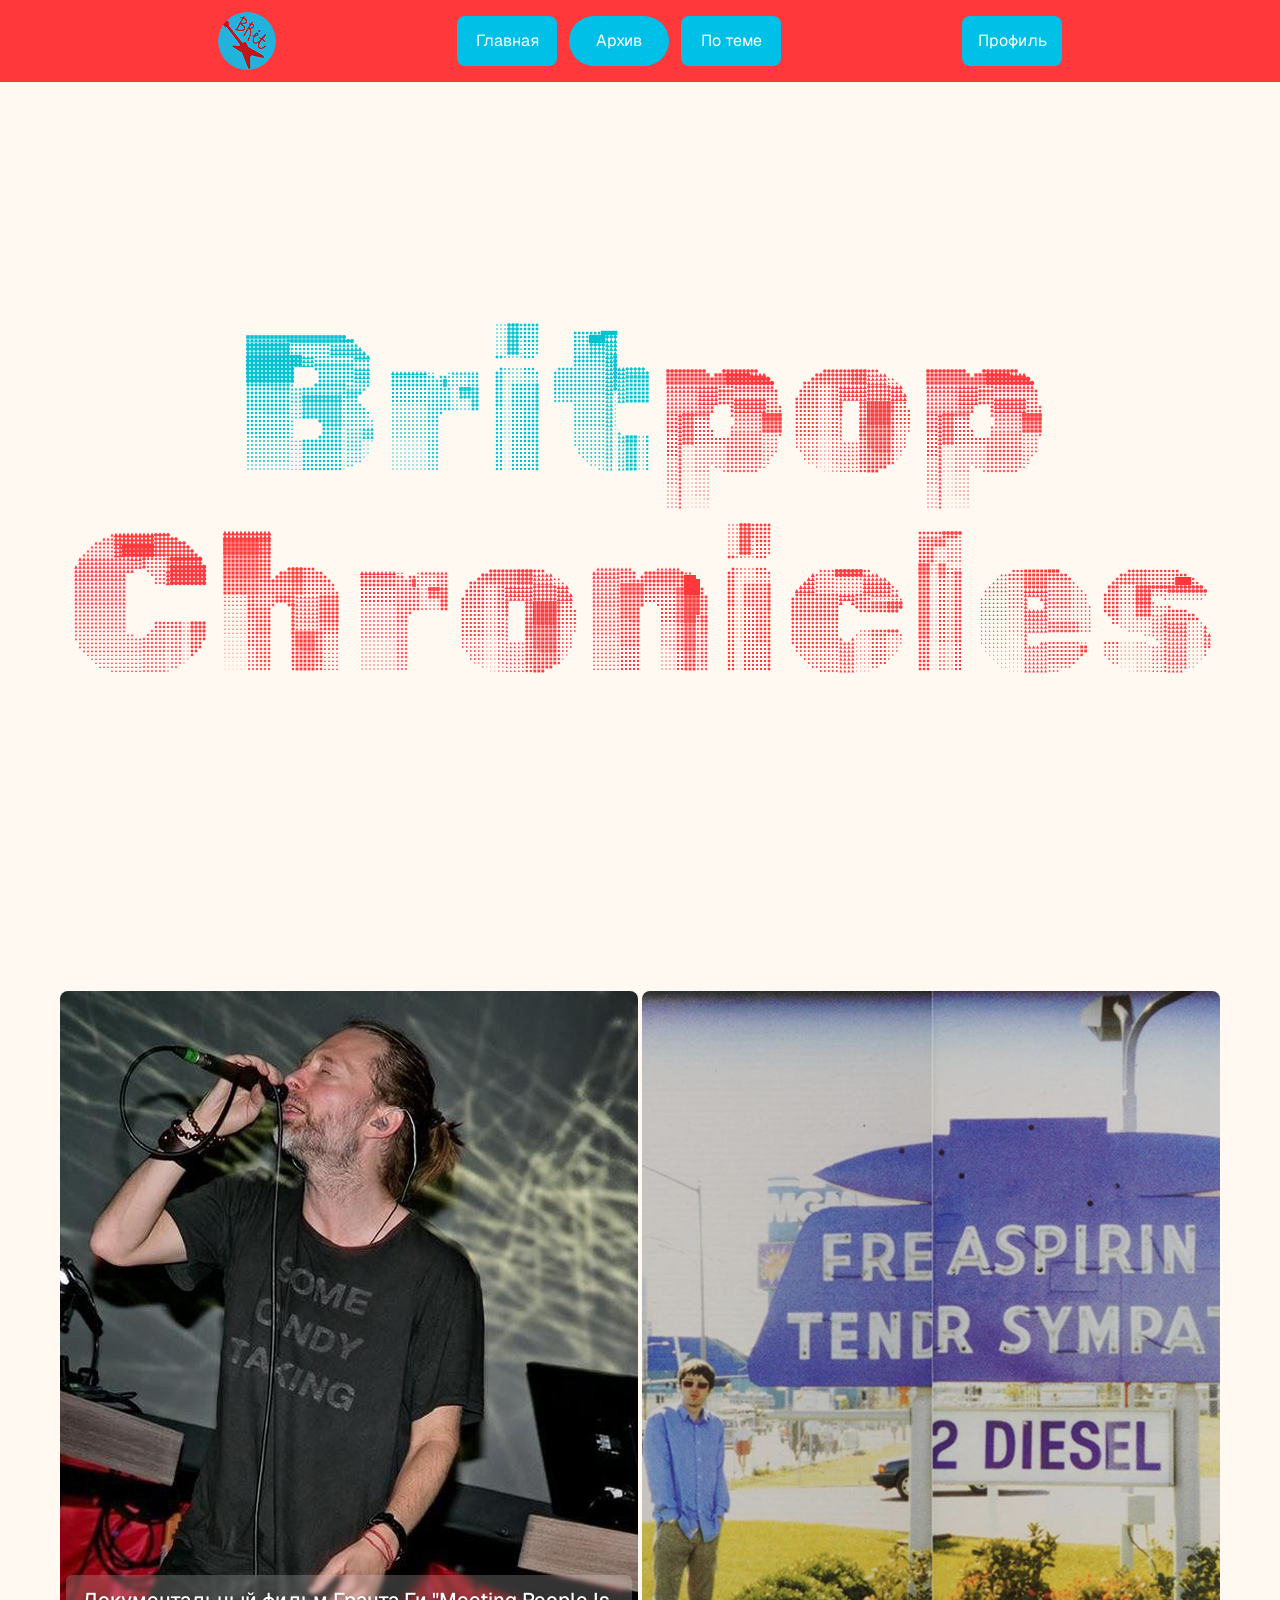
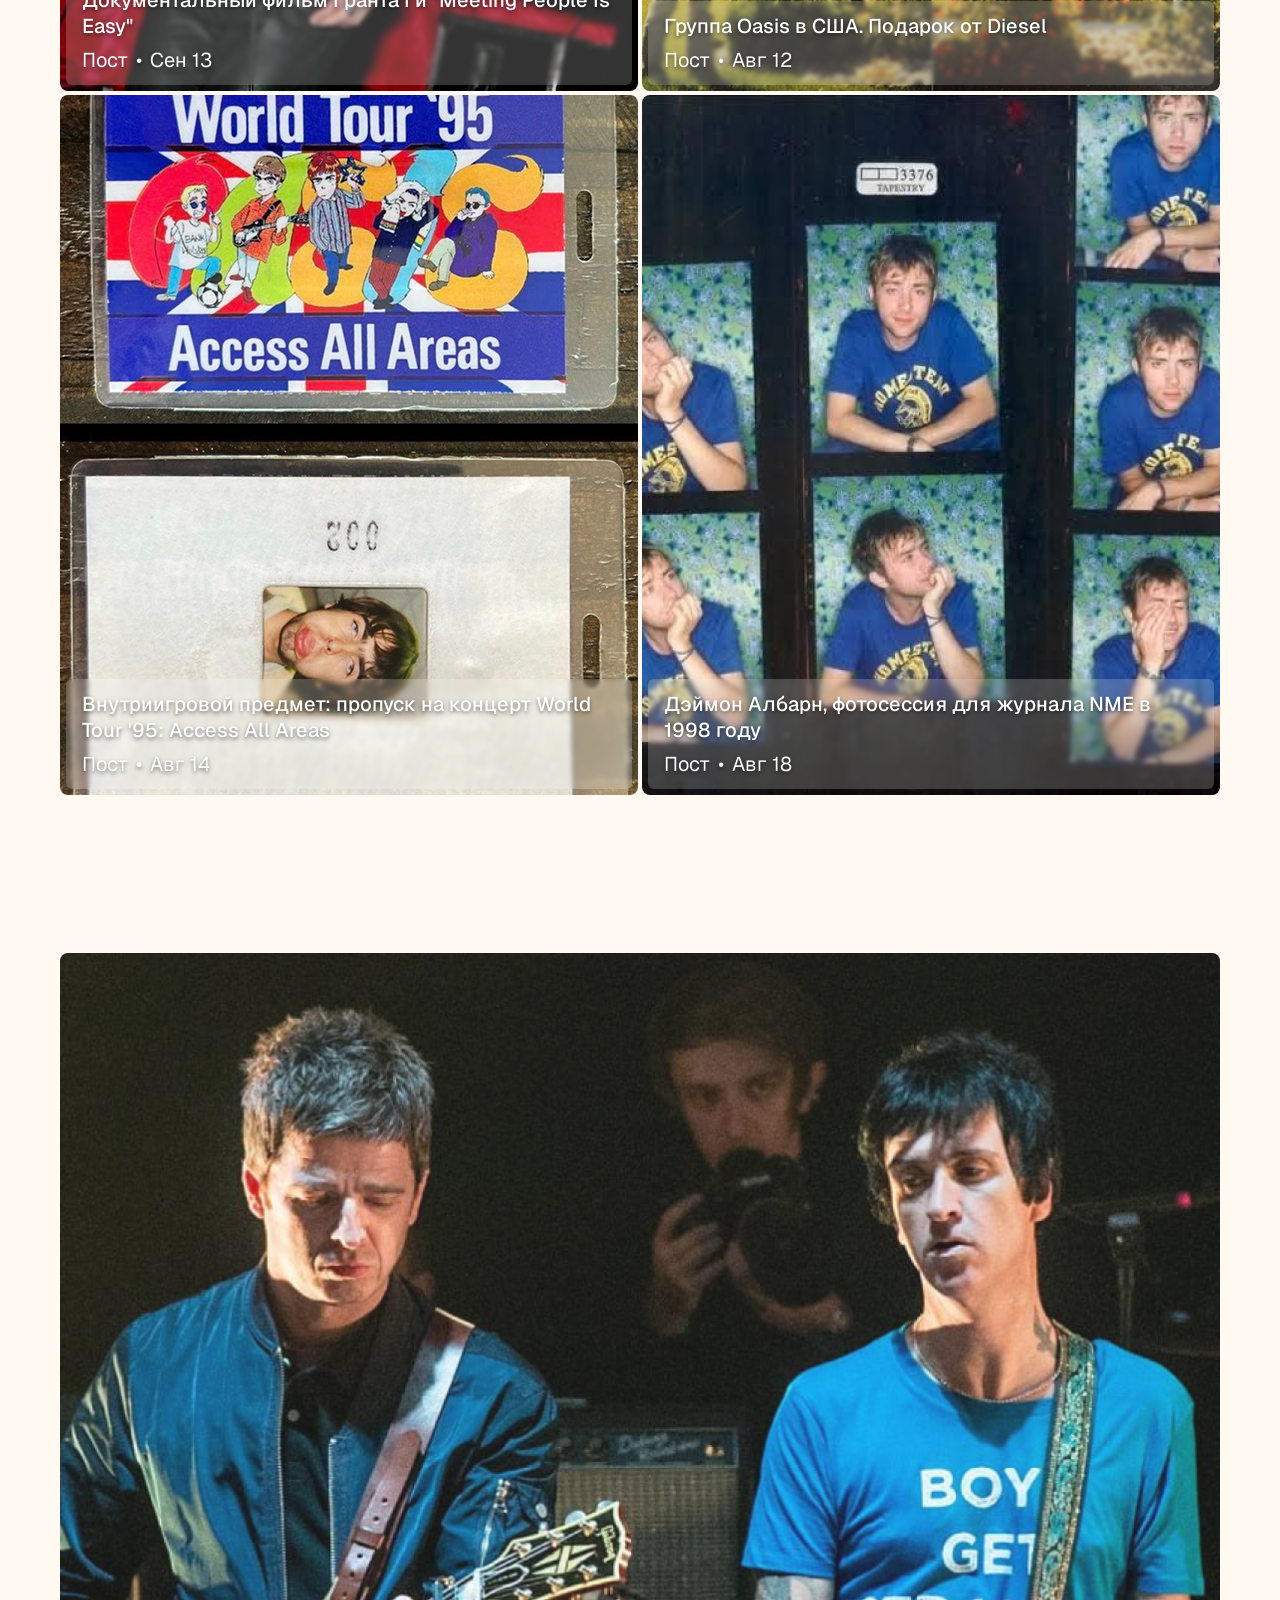
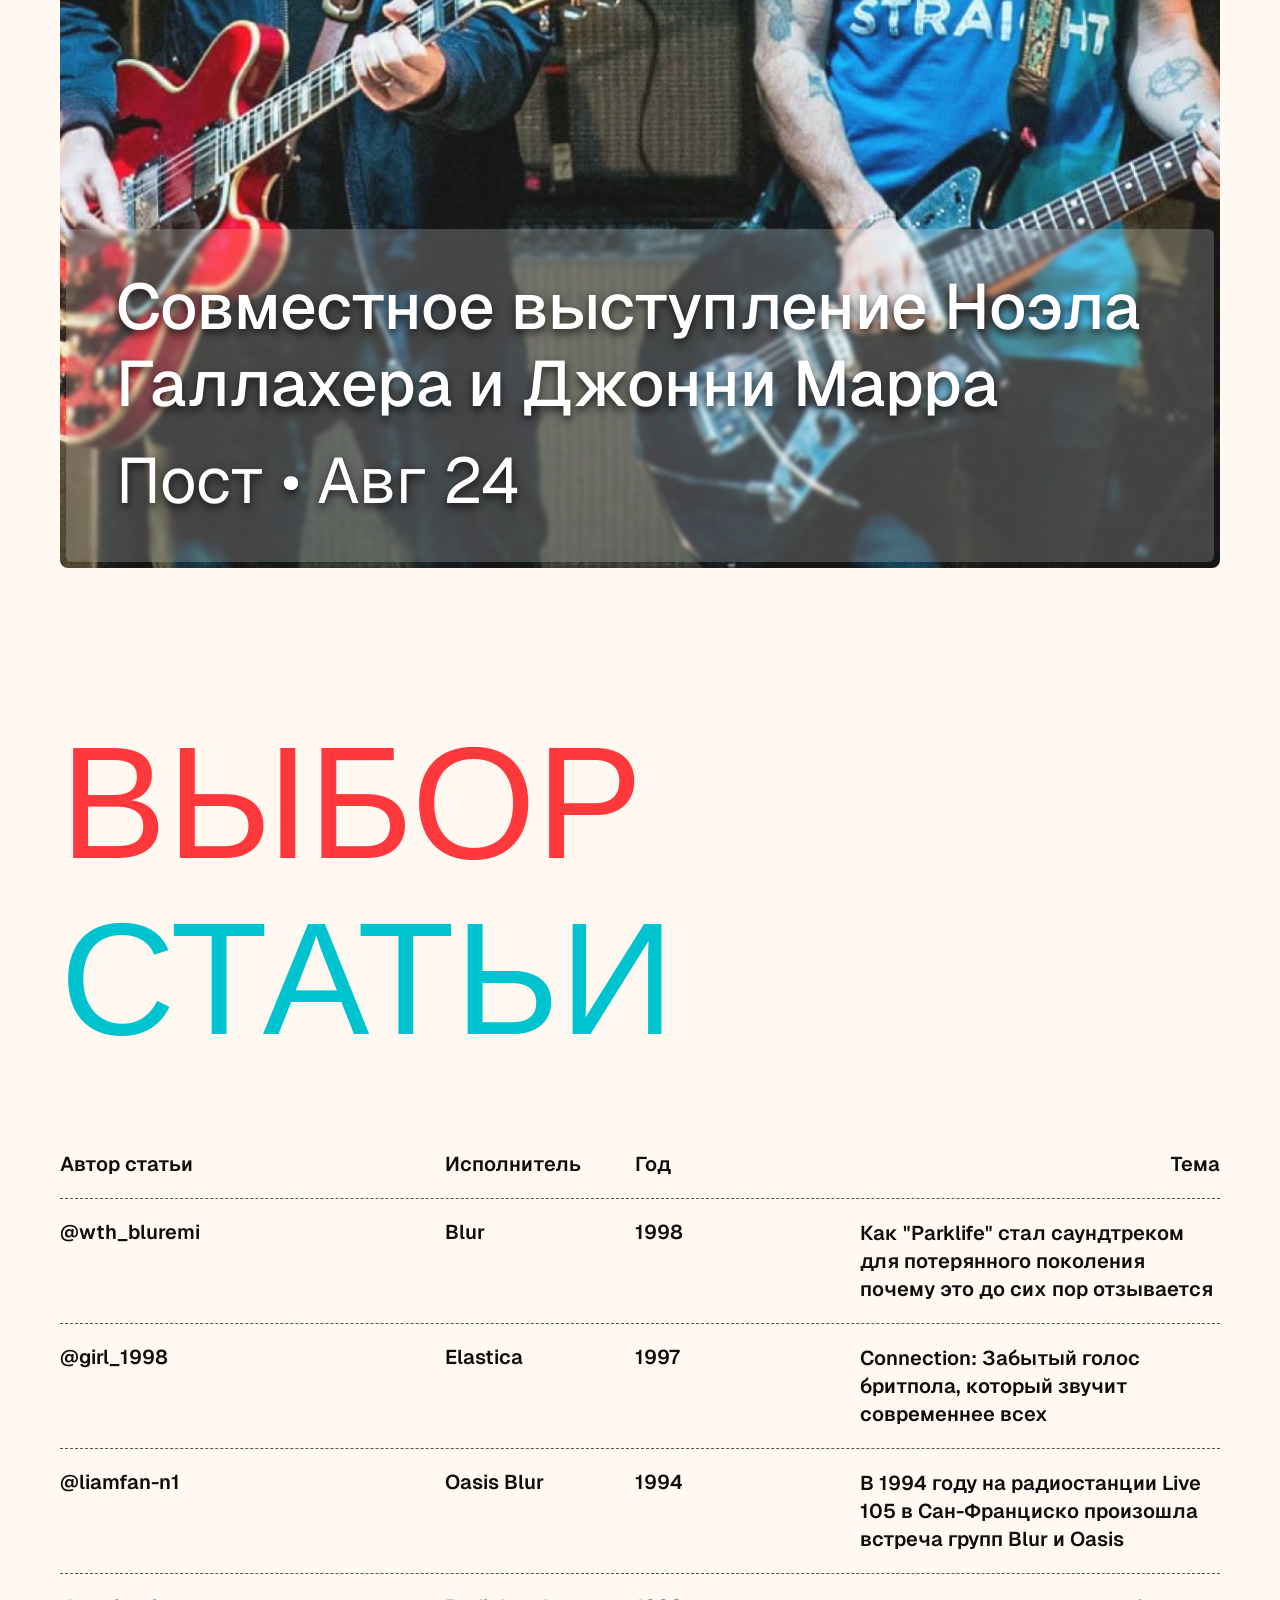
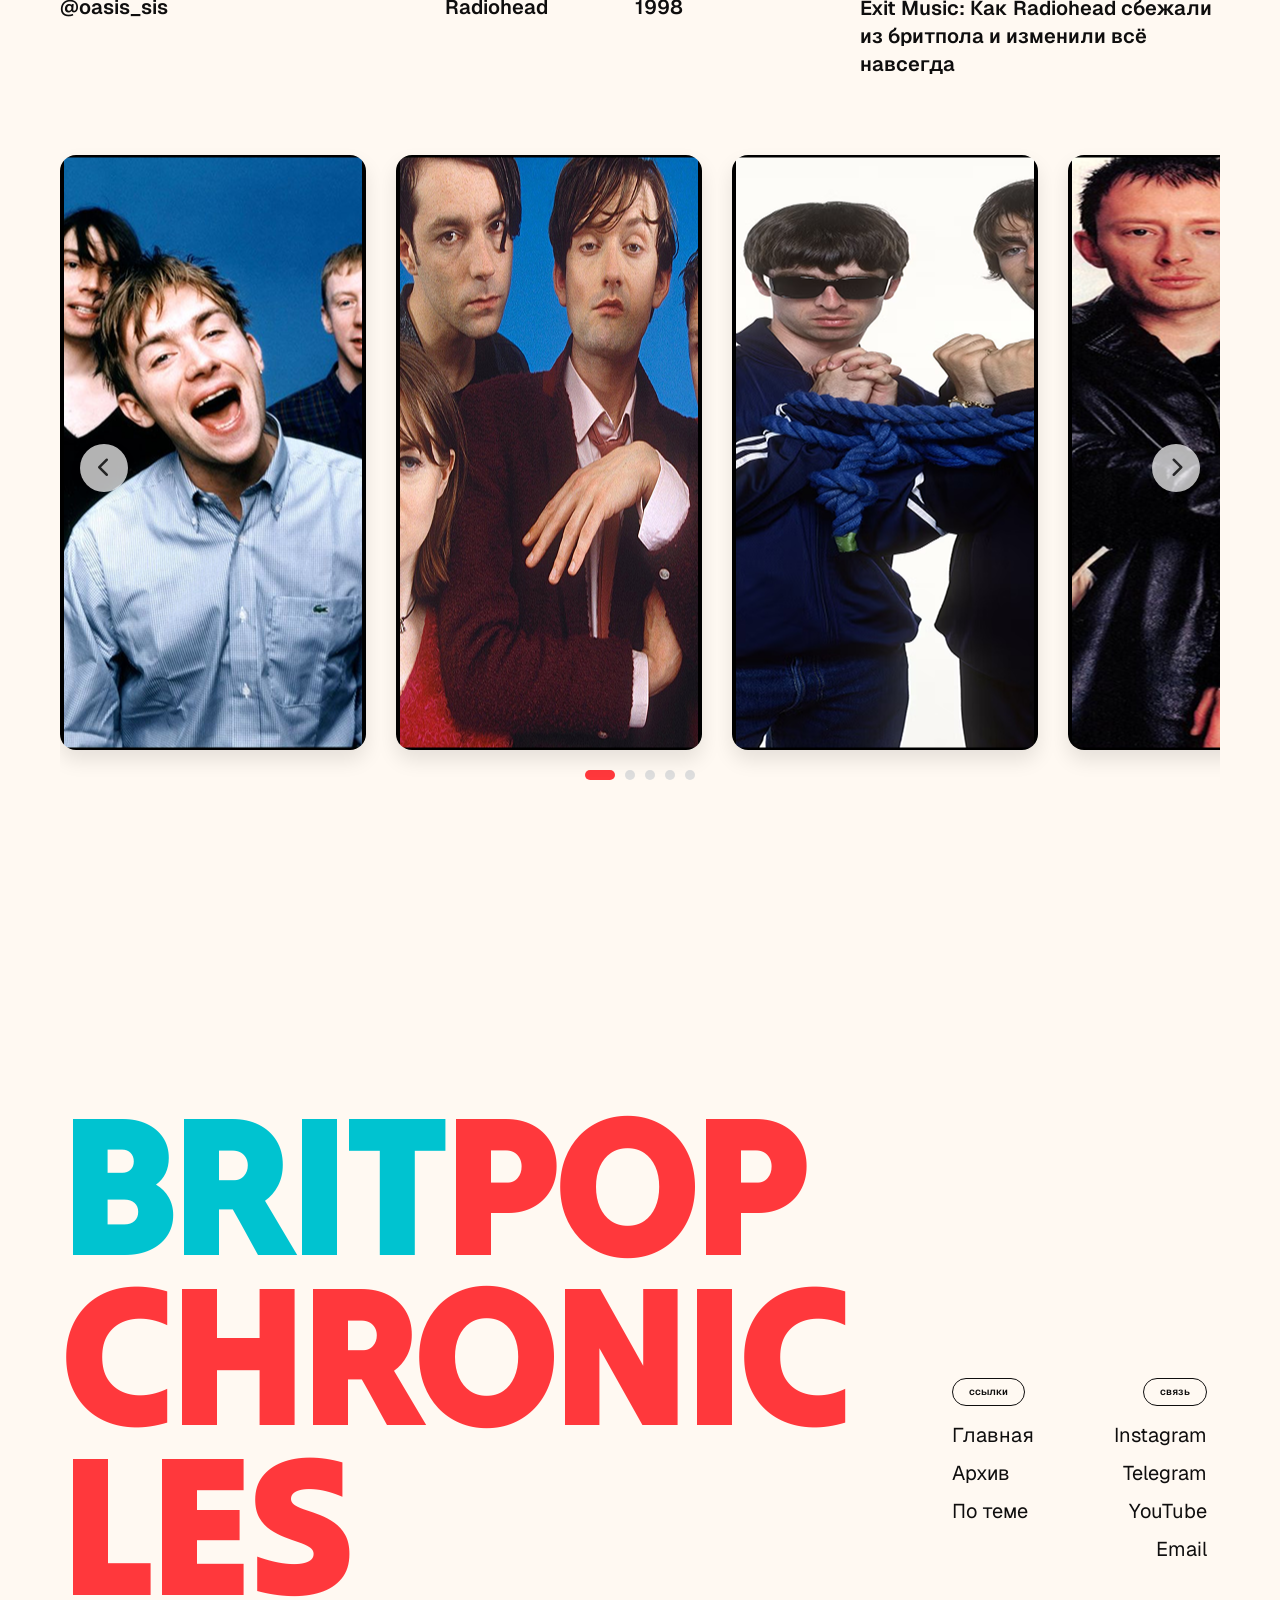
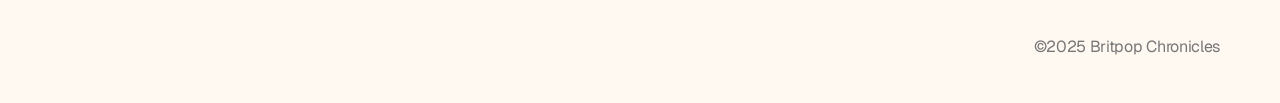
<file: index.html>
<!DOCTYPE html>
<html lang="ru">
<head>
  <meta charset="UTF-8">
  <meta name="viewport" content="width=device-width, initial-scale=1.0, maximum-scale=1.0, user-scalable=yes">
  <title>Britpop Chronicles</title>
  
  <!-- Автоматическое определение базового пути для GitHub Pages -->
  <script>
    (function() {
      var path = window.location.pathname;
      var base = '/';
      
      if (path !== '/' && path.split('/').length > 2) {
        var parts = path.split('/');
        base = '/' + parts[1] + '/';
      }
      
      var baseElement = document.createElement('base');
      baseElement.href = base;
      document.head.appendChild(baseElement);
    })();
  </script>
  
  <!-- Подключаем шрифт Rubik 80s Fade (для основного заголовка) -->
  <link rel="preconnect" href="https://fonts.googleapis.com">
  <link rel="preconnect" href="https://fonts.gstatic.com" crossorigin>
  <link href="https://fonts.googleapis.com/css2?family=Rubik+80s+Fade&display=swap" rel="stylesheet">
  
  <!-- Подключаем шрифт Tilt Warp (для надписи ВЫБОР СТАТЬИ и нижнего заголовка) -->
  <link rel="preconnect" href="https://fonts.googleapis.com">
  <link rel="preconnect" href="https://fonts.gstatic.com" crossorigin>
  <link href="https://fonts.googleapis.com/css2?family=Tilt+Warp&display=swap" rel="stylesheet">
  
  <!-- Подключаем шрифт Geist (для таблицы статей) -->
  <link rel="preconnect" href="https://fonts.googleapis.com">
  <link rel="preconnect" href="https://fonts.gstatic.com" crossorigin>
  <link href="https://fonts.googleapis.com/css2?family=Geist:wght@100..900&display=swap" rel="stylesheet">
  
  <!-- Подключаем Font Awesome для иконок стрелок -->
  <link rel="stylesheet" href="https://cdnjs.cloudflare.com/ajax/libs/font-awesome/6.4.0/css/all.min.css">
  
  <style>
    * {
      margin: 0;
      padding: 0;
      box-sizing: border-box;
    }

    body {
      font-family: "Geist", system-ui, -apple-system, 'Segoe UI', Roboto, 'Helvetica Neue', Arial, sans-serif;
      background-color: #FFF9F2;
      min-height: 100vh;
      display: flex;
      flex-direction: column;
      align-items: center;
    }

    .header {
      width: 100%;
      background-color: #FF383C;
      padding: 12px 0;
    }

    .header__inner {
      display: flex;
      align-items: center;
      justify-content: space-between;
      width: 100%;
      max-width: 1440px;
      margin: 0 auto;
      padding: 0;
    }

    .header__left {
      flex-shrink: 0;
      margin-left: 218px;
    }

    .logo {
      display: flex;
      align-items: center;
      justify-content: center;
      width: 58px;
      height: 58px;
      border-radius: 50%;
      overflow: hidden;
      text-decoration: none;
      transition: all 0.3s ease;
    }

    .logo img {
      width: 100%;
      height: 100%;
      object-fit: cover;
      display: block;
      transition: opacity 0.3s ease;
    }

    .logo:hover img {
      content: url('images/logo1.png');
    }

    .header__center {
      display: flex;
      gap: 12px;
      align-items: center;
    }

    .header__right {
      flex-shrink: 0;
      margin-right: 218px;
    }

    .nav-btn {
      display: inline-flex;
      align-items: center;
      justify-content: center;
      width: 100px;
      height: 50px;
      background-color: #00C0E8;
      color: #FFF;
      text-decoration: none;
      font-size: 16px;
      font-weight: 400;
      border: none;
      cursor: pointer;
      transition: background-color 0.2s;
      border-radius: 8px;
      white-space: nowrap;
      line-height: 1;
    }

    .nav-btn--archive {
      border-radius: 40px;
    }

    .nav-btn--profile {
      border-radius: 8px;
    }

    .nav-btn:hover {
      background-color: #000000;
    }
    
    .logo:hover {
      opacity: 0.9;
    }

    .nav-btn,
    .logo {
      color: #FFF;
    }

    a.nav-btn, a.logo {
      text-decoration: none;
    }

    .container {
      width: 100%;
      max-width: 1200px;
      margin: 0 auto;
      padding: 0 20px;
    }

    .title-section {
      margin-top: 223px;
      text-align: center;
      margin-bottom: 286px;
    }

    .britpop-title {
      font-family: "Rubik 80s Fade", system-ui;
      font-weight: 400;
      font-style: normal;
      font-size: 200px;
      line-height: 1;
      text-transform: none;
    }

    .britpop-line {
      display: block;
    }

    .brit {
      color: #00C3D0;
    }

    .pop {
      color: #FF383C;
    }

    .chronicles-line {
      color: #FF383C;
      display: block;
    }

    .posts-grid {
      display: flex;
      flex-wrap: wrap;
      margin: -2px;
      margin-bottom: 156px;
    }

    .post-link {
      display: block;
      width: 50%;
      padding: 2px;
      text-decoration: none;
      color: inherit;
    }

    .post {
      position: relative;
      width: 100%;
      height: 700px;
      border-radius: 8px;
      overflow: hidden;
      background-size: cover;
      background-position: center;
    }

    .post-1 { background-image: url('images/post1.png'); }
    .post-2 { background-image: url('images/post2.png'); }
    .post-3 { background-image: url('images/post3.png'); }
    .post-4 { background-image: url('images/post4.png'); }

    .post__overlay {
      position: absolute;
      bottom: 6px;
      left: 6px;
      right: 6px;
      background-color: rgba(255, 255, 255, 0.2);
      border-radius: 6px;
      padding: 12px 16px;
      z-index: 2;
      backdrop-filter: blur(2px);
    }

    .post__title {
      font-family: "Geist", system-ui, sans-serif;
      font-size: 20px;
      font-weight: 500;
      line-height: 1.3;
      margin-bottom: 8px;
      color: #FFFFFF;
      text-shadow: 0 2px 4px rgba(0, 0, 0, 0.5);
    }

    .post__meta {
      font-family: "Geist", system-ui, sans-serif;
      font-size: 20px;
      color: #FFFFFF;
      display: flex;
      align-items: center;
      gap: 8px;
      text-shadow: 0 2px 4px rgba(0, 0, 0, 0.5);
    }

    .post__divider { color: #FFFFFF; font-size: 20px; }
    .post__date { color: #FFFFFF; font-size: 20px; }

    .main-post {
      position: relative;
      width: 100%;
      height: 1215px;
      border-radius: 8px;
      overflow: hidden;
      background-image: url('images/mainpost.png');
      background-size: cover;
      background-position: center;
      margin-bottom: 145px;
    }

    .main-post__overlay {
      position: absolute;
      bottom: 6px;
      left: 6px;
      right: 6px;
      background-color: rgba(255, 255, 255, 0.2);
      border-radius: 6px;
      padding: 40px 50px;
      z-index: 2;
      backdrop-filter: blur(2px);
      min-height: 230px;
      display: flex;
      flex-direction: column;
      justify-content: center;
    }

    .main-post__title {
      font-family: "Geist", system-ui, sans-serif;
      font-size: 64px;
      font-weight: 500;
      line-height: 1.2;
      margin-bottom: 16px;
      color: #FFFFFF;
      text-shadow: 0 4px 8px rgba(0, 0, 0, 0.7);
    }

    .main-post__meta {
      font-family: "Geist", system-ui, sans-serif;
      font-size: 64px;
      color: #FFFFFF;
      display: flex;
      align-items: center;
      gap: 16px;
      text-shadow: 0 4px 8px rgba(0, 0, 0, 0.7);
    }

    .main-post__divider { color: #FFFFFF; font-size: 64px; }
    .main-post__date { color: #FFFFFF; font-size: 64px; }

    .choice-section { margin-bottom: 85px; }
    .choice-title {
      font-family: "Tilt Warp", sans-serif;
      font-weight: 400;
      font-style: normal;
      font-size: 160px;
      line-height: 1.1;
      text-transform: uppercase;
    }
    .choice-line-1 { display: block; color: #FF383C; }
    .choice-line-2 { display: block; color: #00C3D0; }

    .meta-row {
      width: 100%;
      max-width: 1180px;
      height: 28px;
      margin: 0 auto 20px auto;
      display: flex;
      align-items: center;
      justify-content: space-between;
      color: #0F0E0E;
      font-size: 20px;
      font-weight: 600;
      font-family: "Geist", sans-serif;
    }
    .meta-left { display: flex; align-items: center; gap: 0; }
    .meta-author { width: 180px; font-size: 20px; font-weight: 600; }
    .meta-artist { width: 140px; margin-left: 205px; font-size: 20px; font-weight: 600; }
    .meta-year { width: 80px; margin-left: 50px; font-size: 20px; font-weight: 600; }

    .divider-line {
      width: 100%;
      max-width: 1180px;
      height: 1px;
      background: transparent;
      border-top: 1px dashed #555659;
      margin: 0 auto 20px auto;
    }

    .articles-table {
      width: 100%;
      max-width: 1180px;
      margin: 0 auto 67px auto;
      font-family: "Geist", sans-serif;
    }
    .article-row {
      display: flex;
      align-items: flex-start;
      padding: 0 0 20px 0;
      margin-bottom: 20px;
      border-bottom: 1px dashed #555659;
    }
    .article-row:last-child { border-bottom: none; margin-bottom: 0; padding-bottom: 0; }
    .article-author { width: 180px; font-size: 20px; font-weight: 600; color: #0F0E0E; text-decoration: none; transition: color 0.2s; }
    .article-author:hover { color: #FF383C; }
    .article-artist { width: 140px; font-size: 20px; font-weight: 600; color: #0F0E0E; margin-left: 205px; }
    .article-year { width: 80px; font-size: 20px; font-weight: 600; color: #0F0E0E; margin-left: 50px; }
    .article-theme { width: 360px; font-size: 20px; font-weight: 600; color: #0F0E0E; line-height: 1.4; text-align: left; margin-left: auto; text-decoration: none; transition: color 0.2s; }
    a.article-theme { color: #0F0E0E; }
    a.article-theme:hover { color: #FF383C; }

    .gallery-wrapper {
      position: relative;
      width: 100%;
      margin-bottom: 98px;
      overflow: hidden;
      padding: 10px 0;
    }

    .gallery-container {
      position: relative;
      width: 100%;
      overflow: visible;
    }

    .gallery-track {
      display: flex;
      transition: transform 0.5s cubic-bezier(0.25, 0.46, 0.45, 0.94);
      will-change: transform;
      cursor: grab;
    }

    .gallery-track.dragging {
      cursor: grabbing;
      transition: none;
    }

    .gallery-item {
      flex-shrink: 0;
      width: 306px;
      height: 595px;
      border-radius: 16px;
      overflow: hidden;
      background-size: cover;
      background-position: center;
      box-shadow: 0 10px 20px rgba(0, 0, 0, 0.1);
      transition: transform 0.3s ease, box-shadow 0.3s ease;
      margin-right: 30px;
      position: relative;
    }

    .gallery-item:last-child {
      margin-right: 0;
    }

    .gallery-item:hover {
      transform: translateY(-8px) scale(1.02);
      box-shadow: 0 20px 30px rgba(0, 0, 0, 0.15);
    }

    .gallery-item::after {
      content: '';
      position: absolute;
      top: 0;
      left: 0;
      right: 0;
      bottom: 0;
      background: linear-gradient(to top, rgba(0,0,0,0.8) 0%, rgba(0,0,0,0.2) 50%, transparent 100%);
      opacity: 0;
      transition: opacity 0.4s ease;
      border-radius: 16px;
      display: flex;
      align-items: flex-end;
      justify-content: center;
      padding-bottom: 40px;
      font-family: "Tilt Warp", sans-serif;
      font-size: 48px;
      color: #FFF;
      text-shadow: 0 2px 8px rgba(0,0,0,0.5);
      white-space: nowrap;
    }

    .gallery-item:hover::after {
      opacity: 1;
    }

    .gallery-item[data-band="Blur"]::after {
      content: 'Blur';
    }

    .gallery-item[data-band="Pulp"]::after {
      content: 'Pulp';
    }

    .gallery-item[data-band="Oasis"]::after {
      content: 'Oasis';
    }

    .gallery-item[data-band="Radiohead"]::after {
      content: 'Radiohead';
    }

    .gallery-item[data-band="Elastica"]::after {
      content: 'Elastica';
    }

    .poster-1 { background-image: url('images/poster1.png'); }
    .poster-2 { background-image: url('images/poster2.png'); }
    .poster-3 { background-image: url('images/poster3.png'); }
    .poster-4 { background-image: url('images/poster4.png'); }
    .poster-5 { background-image: url('images/poster5.png'); }

    .gallery-nav {
      position: absolute;
      top: 50%;
      transform: translateY(-50%);
      width: 48px;
      height: 48px;
      background: white;
      border: none;
      border-radius: 50%;
      box-shadow: 0 4px 12px rgba(0, 0, 0, 0.15);
      cursor: pointer;
      display: flex;
      align-items: center;
      justify-content: center;
      font-size: 20px;
      color: #333;
      transition: all 0.2s ease;
      z-index: 10;
      opacity: 0.7;
    }
    .gallery-wrapper:hover .gallery-nav { opacity: 1; }
    .gallery-nav:hover {
      background: #FF383C;
      color: white;
      transform: translateY(-50%) scale(1.1);
      box-shadow: 0 6px 16px rgba(255, 56, 60, 0.3);
    }
    .gallery-nav.prev { left: 20px; }
    .gallery-nav.next { right: 20px; }

    .gallery-indicators {
      display: flex;
      justify-content: center;
      gap: 10px;
      margin-top: 20px;
    }
    .gallery-dot {
      width: 10px;
      height: 10px;
      border-radius: 50%;
      background: #ddd;
      cursor: pointer;
      transition: all 0.3s ease;
    }
    .gallery-dot.active {
      width: 30px;
      border-radius: 10px;
      background: #FF383C;
    }

    .footer-wrapper {
      margin-top: 210px;
      width: 100%;
    }

    .bottom-section {
      display: flex;
      justify-content: space-between;
      align-items: flex-start;
      gap: 60px;
      width: 100%;
      max-width: 1200px;
      margin: 0 auto;
      padding: 0 20px;
      margin-bottom: 28px;
    }

    .bottom-britpop-title {
      font-family: "Tilt Warp", sans-serif;
      font-weight: 400;
      font-style: normal;
      font-size: 200px;
      line-height: 85%;
      letter-spacing: -0.04em;
      text-transform: uppercase;
      text-align: left;
      flex-shrink: 0;
      text-decoration: none;
      transition: opacity 0.3s ease;
    }

    .bottom-britpop-title:hover {
      opacity: 0.8;
    }

    .bottom-britpop-line {
      display: block;
    }

    .bottom-brit {
      color: #00C3D0;
    }

    .bottom-pop {
      color: #FF383C;
    }

    .bottom-chronic {
      display: block;
      color: #FF383C;
    }

    .bottom-les {
      display: block;
      color: #FF383C;
    }

    .columns-wrapper {
      display: flex;
      gap: 80px;
      margin-top: 280px;
    }

    .bottom-links {
      text-align: left;
    }

    .bottom-social {
      text-align: right;
      margin-right: 13px;
    }

    .rounded-badge {
      font-family: "Geist", sans-serif;
      font-weight: 600;
      font-size: 10px;
      line-height: 1.4;
      color: #0F0E0E;
      border: 1px solid #0F0E0E;
      border-radius: 40px;
      padding: 6px 16px;
      display: inline-block;
      margin-bottom: 15px;
      text-align: center;
      background: transparent;
    }

    .links-list {
      display: flex;
      flex-direction: column;
      gap: 10px;
    }

    .links-list a {
      font-family: "Geist", sans-serif;
      font-weight: 400;
      font-size: 20px;
      line-height: 1.4;
      color: #0F0E0E;
      text-decoration: none;
      transition: color 0.2s ease;
      display: block;
    }

    .links-list a:hover {
      color: #FF383C;
    }

    .copyright {
      width: 100%;
      max-width: 1200px;
      margin: 0 auto;
      padding: 0 20px;
      text-align: right;
      font-family: "Geist", sans-serif;
      font-weight: 400;
      font-size: 16px;
      line-height: 140%;
      letter-spacing: -0.02em;
      color: #777;
      margin-bottom: 45px;
    }

    @media (max-width: 1200px) {
      .bottom-section {
        flex-wrap: wrap;
      }
    }

    @media (max-width: 1024px) {
      .bottom-britpop-title { font-size: 120px; }
      .columns-wrapper { margin-top: 180px; gap: 40px; }
    }

    @media (max-width: 1000px) {
      .britpop-title { font-size: 150px; }
      .main-post__title, .main-post__meta, .main-post__divider, .main-post__date { font-size: 54px; }
      .choice-title { font-size: 120px; }
      .gallery-item { width: 250px; height: 486px; }
      .gallery-item::after { font-size: 36px; }
    }

    @media (max-width: 768px) {
      .header__inner { 
        flex-wrap: wrap; 
        gap: 12px; 
        justify-content: center;
        padding: 0 16px;
      }
      .header__left, .header__center, .header__right { 
        margin: 0 !important;
      }
      .nav-btn { width: 80px; height: 40px; font-size: 14px; }
      
      .britpop-title { font-size: 60px; }
      .title-section { margin-top: 60px; margin-bottom: 80px; }
      .main-post { height: 400px; margin-bottom: 80px; }
      .main-post__title, .main-post__meta, .main-post__divider, .main-post__date { font-size: 28px; }
      .choice-title { font-size: 60px; }
      
      .meta-row, .divider-line { display: none; }
      .articles-table { margin-bottom: 40px; }
      .article-row {
        flex-direction: column;
        border-bottom: 1px dashed #555659;
        padding-bottom: 20px;
        margin-bottom: 20px;
      }
      .article-author, .article-artist, .article-year, .article-theme {
        width: 100%;
        margin-left: 0;
        margin-bottom: 8px;
      }
      .article-author { font-weight: 700; color: #FF383C; margin-bottom: 4px; }
      .article-artist { font-weight: 500; }
      .article-year { font-weight: 500; margin-bottom: 12px; }
      .article-theme { font-weight: 400; margin-top: 4px; line-height: 1.5; }
      .article-author::before { content: "Автор: "; font-weight: 400; color: #0F0E0E; }
      .article-artist::before { content: "Исполнитель: "; font-weight: 400; color: #0F0E0E; }
      .article-year::before { content: "Год: "; font-weight: 400; color: #0F0E0E; }
      .article-theme::before { content: "Тема: "; font-weight: 400; color: #0F0E0E; display: block; margin-bottom: 6px; }
      
      .posts-grid {
        margin-bottom: 100px;
        padding: 0 8px;
      }
      
      .post-link {
        width: 50%;
      }
      
      .post {
        height: 250px;
      }
      
      .post__overlay {
        padding: 8px 10px;
        bottom: 4px;
        left: 4px;
        right: 4px;
      }
      
      .post__title {
        font-size: 13px;
        margin-bottom: 4px;
      }
      
      .post__meta {
        font-size: 12px;
        gap: 4px;
      }
      
      .post__divider { font-size: 12px; }
      .post__date { font-size: 12px; }
      
      .gallery-wrapper { margin-bottom: 60px; }
      .gallery-item { width: 200px; height: 389px; }
      .gallery-item::after { font-size: 28px; padding-bottom: 30px; }
      .gallery-nav { width: 36px; height: 36px; font-size: 16px; }
      
      .footer-wrapper { margin-top: 100px; }
      .bottom-section {
        flex-direction: column;
        align-items: flex-start;
        gap: 30px;
      }
      .bottom-britpop-title { font-size: 70px; }
      .columns-wrapper {
        flex-direction: row;
        justify-content: space-between;
        gap: 40px;
        width: 100%;
        margin-top: 0;
      }
      .bottom-links, .bottom-social {
        text-align: left;
        margin-right: 0;
        flex: 1;
      }
      .bottom-social { text-align: left; }
      .links-list a { font-size: 18px; }
      .rounded-badge { font-size: 9px; }
      .copyright { margin-bottom: 30px; font-size: 14px; text-align: center; }
    }

    @media (max-width: 480px) {
      .britpop-title { font-size: 40px; }
      .title-section { margin-top: 40px; margin-bottom: 50px; }
      .main-post { height: 300px; margin-bottom: 50px; }
      .main-post__title, .main-post__meta, .main-post__divider, .main-post__date { font-size: 20px; }
      .choice-title { font-size: 40px; }
      .choice-section { margin-bottom: 40px; }
      
      .posts-grid {
        margin-bottom: 60px;
        padding: 0 4px;
      }
      
      .post-link {
        width: 50%;
      }
      
      .post {
        height: 180px;
      }
      
      .post__overlay {
        padding: 6px 8px;
        bottom: 3px;
        left: 3px;
        right: 3px;
        border-radius: 4px;
      }
      
      .post__title {
        font-size: 11px;
        margin-bottom: 2px;
      }
      
      .post__meta {
        font-size: 10px;
        gap: 3px;
      }
      
      .post__divider { font-size: 10px; }
      .post__date { font-size: 10px; }
      
      .gallery-wrapper { margin-bottom: 40px; }
      .gallery-item { width: 150px; height: 292px; }
      .gallery-item::after { font-size: 22px; padding-bottom: 20px; }
      .gallery-nav { width: 32px; height: 32px; font-size: 14px; }
      
      .bottom-britpop-title { font-size: 48px; }
      .columns-wrapper { gap: 20px; }
      .links-list a { font-size: 14px; }
      .copyright { font-size: 12px; margin-bottom: 30px; }
      .nav-btn { width: 70px; height: 36px; font-size: 12px; }
      .footer-wrapper { margin-top: 60px; }
    }

    @media (max-width: 360px) {
      .header__center { gap: 8px; }
      .nav-btn { width: 60px; height: 32px; font-size: 11px; }
      
      .post {
        height: 140px;
      }
      
      .post__title {
        font-size: 10px;
      }
      
      .post__meta {
        font-size: 9px;
      }
      
      .post__divider { font-size: 9px; }
      .post__date { font-size: 9px; }
      
      .bottom-britpop-title { font-size: 36px; }
      .columns-wrapper { flex-direction: column; gap: 30px; }
    }
  </style>
</head>
<body>
  <header class="header">
    <div class="header__inner">
      <div class="header__left">
        <a href="index.html" class="logo" title="На главную">
          <img src="images/logo.png" alt="Логотип">
        </a>
      </div>
      <div class="header__center">
        <a href="index.html" class="nav-btn">Главная</a>
        <a href="page3.html" class="nav-btn nav-btn--archive">Архив</a>
        <a href="page4.html" class="nav-btn">По теме</a>
      </div>
      <div class="header__right">
        <a href="profile.html" class="nav-btn nav-btn--profile">Профиль</a>
      </div>
    </div>
  </header>

  <main class="container">
    <div class="title-section">
      <h1 class="britpop-title">
        <span class="britpop-line">
          <span class="brit">Brit</span><span class="pop">pop</span>
        </span>
        <span class="chronicles-line">Chronicles</span>
      </h1>
    </div>

    <div class="posts-grid">
      <a href="#" class="post-link">
        <div class="post post-1">
          <div class="post__overlay">
            <div class="post__title">Документальный фильм Гранта Ги "Meeting People Is Easy"</div>
            <div class="post__meta">
              <span>Пост</span>
              <span class="post__divider">•</span>
              <span class="post__date">Сен 13</span>
            </div>
          </div>
        </div>
      </a>
      <a href="#" class="post-link">
        <div class="post post-2">
          <div class="post__overlay">
            <div class="post__title">Группа Oasis в США. Подарок от Diesel</div>
            <div class="post__meta">
              <span>Пост</span>
              <span class="post__divider">•</span>
              <span class="post__date">Авг 12</span>
            </div>
          </div>
        </div>
      </a>
      <a href="#" class="post-link">
        <div class="post post-3">
          <div class="post__overlay">
            <div class="post__title">Внутриигровой предмет: пропуск на концерт World Tour '95: Access All Areas</div>
            <div class="post__meta">
              <span>Пост</span>
              <span class="post__divider">•</span>
              <span class="post__date">Авг 14</span>
            </div>
          </div>
        </div>
      </a>
      <a href="#" class="post-link">
        <div class="post post-4">
          <div class="post__overlay">
            <div class="post__title">Дэймон Албарн, фотосессия для журнала NME в 1998 году</div>
            <div class="post__meta">
              <span>Пост</span>
              <span class="post__divider">•</span>
              <span class="post__date">Авг 18</span>
            </div>
          </div>
        </div>
      </a>
    </div>

    <a href="#" class="main-post-link" style="text-decoration: none; display: block;">
      <div class="main-post">
        <div class="main-post__overlay">
          <div class="main-post__title">Совместное выступление Ноэла Галлахера и Джонни Марра</div>
          <div class="main-post__meta">
            <span>Пост</span>
            <span class="main-post__divider">•</span>
            <span class="main-post__date">Авг 24</span>
          </div>
        </div>
      </div>
    </a>

    <div class="choice-section">
      <h2 class="choice-title">
        <span class="choice-line-1">ВЫБОР</span>
        <span class="choice-line-2">СТАТЬИ</span>
      </h2>
    </div>

    <div class="meta-row">
      <div class="meta-left">
        <span class="meta-author">Автор статьи</span>
        <span class="meta-artist">Исполнитель</span>
        <span class="meta-year">Год</span>
      </div>
      <div class="meta-right">
        <span>Тема</span>
      </div>
    </div>

    <div class="divider-line"></div>

    <div class="articles-table">
      <div class="article-row">
        <div class="article-author">@wth_bluremi</div>
        <div class="article-artist">Blur</div>
        <div class="article-year">1998</div>
        <div class="article-theme">Как "Parklife" стал саундтреком для потерянного поколения почему это до сих пор отзывается</div>
      </div>
      <div class="article-row">
        <div class="article-author">@girl_1998</div>
        <div class="article-artist">Elastica</div>
        <div class="article-year">1997</div>
        <div class="article-theme">Connection: Забытый голос бритпола, который звучит современнее всех</div>
      </div>
      <div class="article-row">
        <a href="profile.html" class="article-author">@liamfan-n1</a>
        <div class="article-artist">Oasis Blur</div>
        <div class="article-year">1994</div>
        <a href="page2.html" class="article-theme">В 1994 году на радиостанции Live 105 в Сан-Франциско произошла встреча групп Blur и Oasis</a>
      </div>
      <div class="article-row">
        <div class="article-author">@oasis_sis</div>
        <div class="article-artist">Radiohead</div>
        <div class="article-year">1998</div>
        <div class="article-theme">Exit Music: Как Radiohead сбежали из бритпола и изменили всё навсегда</div>
      </div>
    </div>

    <div class="gallery-wrapper">
      <div class="gallery-container">
        <div class="gallery-track" id="galleryTrack"></div>
      </div>
      <button class="gallery-nav prev" id="prevBtn">
        <i class="fas fa-chevron-left"></i>
      </button>
      <button class="gallery-nav next" id="nextBtn">
        <i class="fas fa-chevron-right"></i>
      </button>
      <div class="gallery-indicators" id="indicators"></div>
    </div>
  </main>

  <div class="footer-wrapper">
    <div class="bottom-section">
      <a href="index.html" class="bottom-britpop-title" title="На главную страницу">
        <span class="bottom-britpop-line">
          <span class="bottom-brit">BRIT</span><span class="bottom-pop">POP</span>
        </span>
        <span class="bottom-chronic">CHRONIC</span>
        <span class="bottom-les">LES</span>
      </a>
      
      <div class="columns-wrapper">
        <div class="bottom-links">
          <div class="rounded-badge">ссылки</div>
          <div class="links-list">
            <a href="index.html">Главная</a>
            <a href="page3.html">Архив</a>
            <a href="page4.html">По теме</a>
          </div>
        </div>
        
        <div class="bottom-social">
          <div class="rounded-badge">связь</div>
          <div class="links-list">
            <a href="https://www.instagram.com/britpop_chronicles?igsh=MTByY2dnMGt5cGw3ag==">Instagram</a>
            <a href="https://t.me/britpopcch">Telegram</a>
            <a href="https://www.youtube.com/?app=desktop&hl=ru">YouTube</a>
            <a href="mailto:britpopchronicles@gmail.com">Email</a>
          </div>
        </div>
      </div>
    </div>

    <div class="copyright">
      ©2025 Britpop Chronicles
    </div>
  </div>

  <script>
    (function() {
      const track = document.getElementById('galleryTrack');
      const prevBtn = document.getElementById('prevBtn');
      const nextBtn = document.getElementById('nextBtn');
      const indicatorsContainer = document.getElementById('indicators');
      
      const posters = [
        { image: 'images/poster1.png', band: 'Blur' },
        { image: 'images/poster2.png', band: 'Pulp' },
        { image: 'images/poster3.png', band: 'Oasis' },
        { image: 'images/poster4.png', band: 'Radiohead' },
        { image: 'images/poster5.png', band: 'Elastica' }
      ];
      
      const totalItems = posters.length;
      const extendedPosters = [...posters, ...posters, ...posters];
      
      let currentIndex = totalItems;
      let itemWidth = 306 + 30;
      let isTransitioning = false;
      
      function createGalleryItem(posterData) {
        const div = document.createElement('div');
        div.className = 'gallery-item';
        div.style.backgroundImage = `url('${posterData.image}')`;
        div.setAttribute('data-band', posterData.band);
        return div;
      }
      
      function updateIndicators() {
        const activeIndex = ((currentIndex - totalItems) % totalItems + totalItems) % totalItems;
        const dots = document.querySelectorAll('.gallery-dot');
        dots.forEach((dot, idx) => {
          if (idx === activeIndex) {
            dot.classList.add('active');
          } else {
            dot.classList.remove('active');
          }
        });
      }
      
      function createIndicators() {
        indicatorsContainer.innerHTML = '';
        for (let i = 0; i < totalItems; i++) {
          const dot = document.createElement('span');
          dot.className = 'gallery-dot';
          if (i === 0) dot.classList.add('active');
          dot.addEventListener('click', () => {
            if (isTransitioning) return;
            const targetIndex = totalItems + i;
            scrollToIndex(targetIndex);
          });
          indicatorsContainer.appendChild(dot);
        }
      }
      
      function buildTrack() {
        track.innerHTML = '';
        extendedPosters.forEach(poster => {
          track.appendChild(createGalleryItem(poster));
        });
        
        const firstItem = track.querySelector('.gallery-item');
        if (firstItem) {
          const actualWidth = firstItem.offsetWidth;
          itemWidth = actualWidth + 30;
        }
        
        track.style.transition = 'none';
        track.style.transform = `translateX(-${currentIndex * itemWidth}px)`;
      }
      
      function scrollToIndex(index, smooth = true) {
        if (isTransitioning) return;
        
        isTransitioning = true;
        const newIndex = index;
        
        track.style.transition = smooth ? 'transform 0.5s cubic-bezier(0.25, 0.46, 0.45, 0.94)' : 'none';
        track.style.transform = `translateX(-${newIndex * itemWidth}px)`;
        
        setTimeout(() => {
          currentIndex = newIndex;
          
          if (currentIndex >= totalItems * 2) {
            track.style.transition = 'none';
            currentIndex = currentIndex - totalItems;
            track.style.transform = `translateX(-${currentIndex * itemWidth}px)`;
          } else if (currentIndex < totalItems) {
            track.style.transition = 'none';
            currentIndex = currentIndex + totalItems;
            track.style.transform = `translateX(-${currentIndex * itemWidth}px)`;
          }
          
          updateIndicators();
          isTransitioning = false;
        }, 500);
      }
      
      function nextSlide() { if (isTransitioning) return; scrollToIndex(currentIndex + 1); }
      function prevSlide() { if (isTransitioning) return; scrollToIndex(currentIndex - 1); }
      
      let isDragging = false;
      let startX;
      let startTransform;
      
      function getCurrentTransformX() {
        const transform = track.style.transform;
        if (transform && transform.includes('translateX')) {
          const match = transform.match(/translateX\(-?(\d+)px\)/);
          return match ? parseInt(match[1]) : currentIndex * itemWidth;
        }
        return currentIndex * itemWidth;
      }
      
      function initDragEvents() {
        track.addEventListener('mousedown', (e) => {
          if (isTransitioning) return;
          isDragging = true;
          track.classList.add('dragging');
          startX = e.pageX;
          startTransform = getCurrentTransformX();
          track.style.transition = 'none';
        });
        
        window.addEventListener('mousemove', (e) => {
          if (!isDragging) return;
          e.preventDefault();
          const deltaX = e.pageX - startX;
          let newTransform = startTransform - deltaX;
          const maxTransform = (totalItems * 3 - 1) * itemWidth;
          const minTransform = 0;
          if (newTransform < minTransform) newTransform = minTransform;
          if (newTransform > maxTransform) newTransform = maxTransform;
          track.style.transform = `translateX(-${newTransform}px)`;
        });
        
        window.addEventListener('mouseup', () => {
          if (isDragging) {
            isDragging = false;
            track.classList.remove('dragging');
            const currentTransform = getCurrentTransformX();
            let newIndex = Math.round(currentTransform / itemWidth);
            const minIndex = totalItems;
            const maxIndex = totalItems * 2 - 1;
            if (newIndex < minIndex) newIndex = minIndex;
            if (newIndex > maxIndex) newIndex = maxIndex;
            scrollToIndex(newIndex);
          }
        });
        
        track.addEventListener('touchstart', (e) => {
          if (isTransitioning) return;
          isDragging = true;
          track.classList.add('dragging');
          startX = e.touches[0].pageX;
          startTransform = getCurrentTransformX();
          track.style.transition = 'none';
        });
        
        window.addEventListener('touchmove', (e) => {
          if (!isDragging) return;
          e.preventDefault();
          const deltaX = e.touches[0].pageX - startX;
          let newTransform = startTransform - deltaX;
          const maxTransform = (totalItems * 3 - 1) * itemWidth;
          const minTransform = 0;
          if (newTransform < minTransform) newTransform = minTransform;
          if (newTransform > maxTransform) newTransform = maxTransform;
          track.style.transform = `translateX(-${newTransform}px)`;
        });
        
        window.addEventListener('touchend', () => {
          if (isDragging) {
            isDragging = false;
            track.classList.remove('dragging');
            const currentTransform = getCurrentTransformX();
            let newIndex = Math.round(currentTransform / itemWidth);
            const minIndex = totalItems;
            const maxIndex = totalItems * 2 - 1;
            if (newIndex < minIndex) newIndex = minIndex;
            if (newIndex > maxIndex) newIndex = maxIndex;
            scrollToIndex(newIndex);
          }
        });
      }
      
      function init() {
        buildTrack();
        createIndicators();
        initDragEvents();
        prevBtn.addEventListener('click', prevSlide);
        nextBtn.addEventListener('click', nextSlide);
        
        let resizeTimer;
        window.addEventListener('resize', () => {
          clearTimeout(resizeTimer);
          resizeTimer = setTimeout(() => {
            const firstItem = track.querySelector('.gallery-item');
            if (firstItem) {
              const newWidth = firstItem.offsetWidth + 30;
              if (Math.abs(newWidth - itemWidth) > 5) {
                itemWidth = newWidth;
                track.style.transition = 'none';
                track.style.transform = `translateX(-${currentIndex * itemWidth}px)`;
              }
            }
          }, 200);
        });
      }
      
      if (document.readyState === 'loading') {
        document.addEventListener('DOMContentLoaded', init);
      } else {
        init();
      }
    })();
  </script>
</body>
</html>
</file>
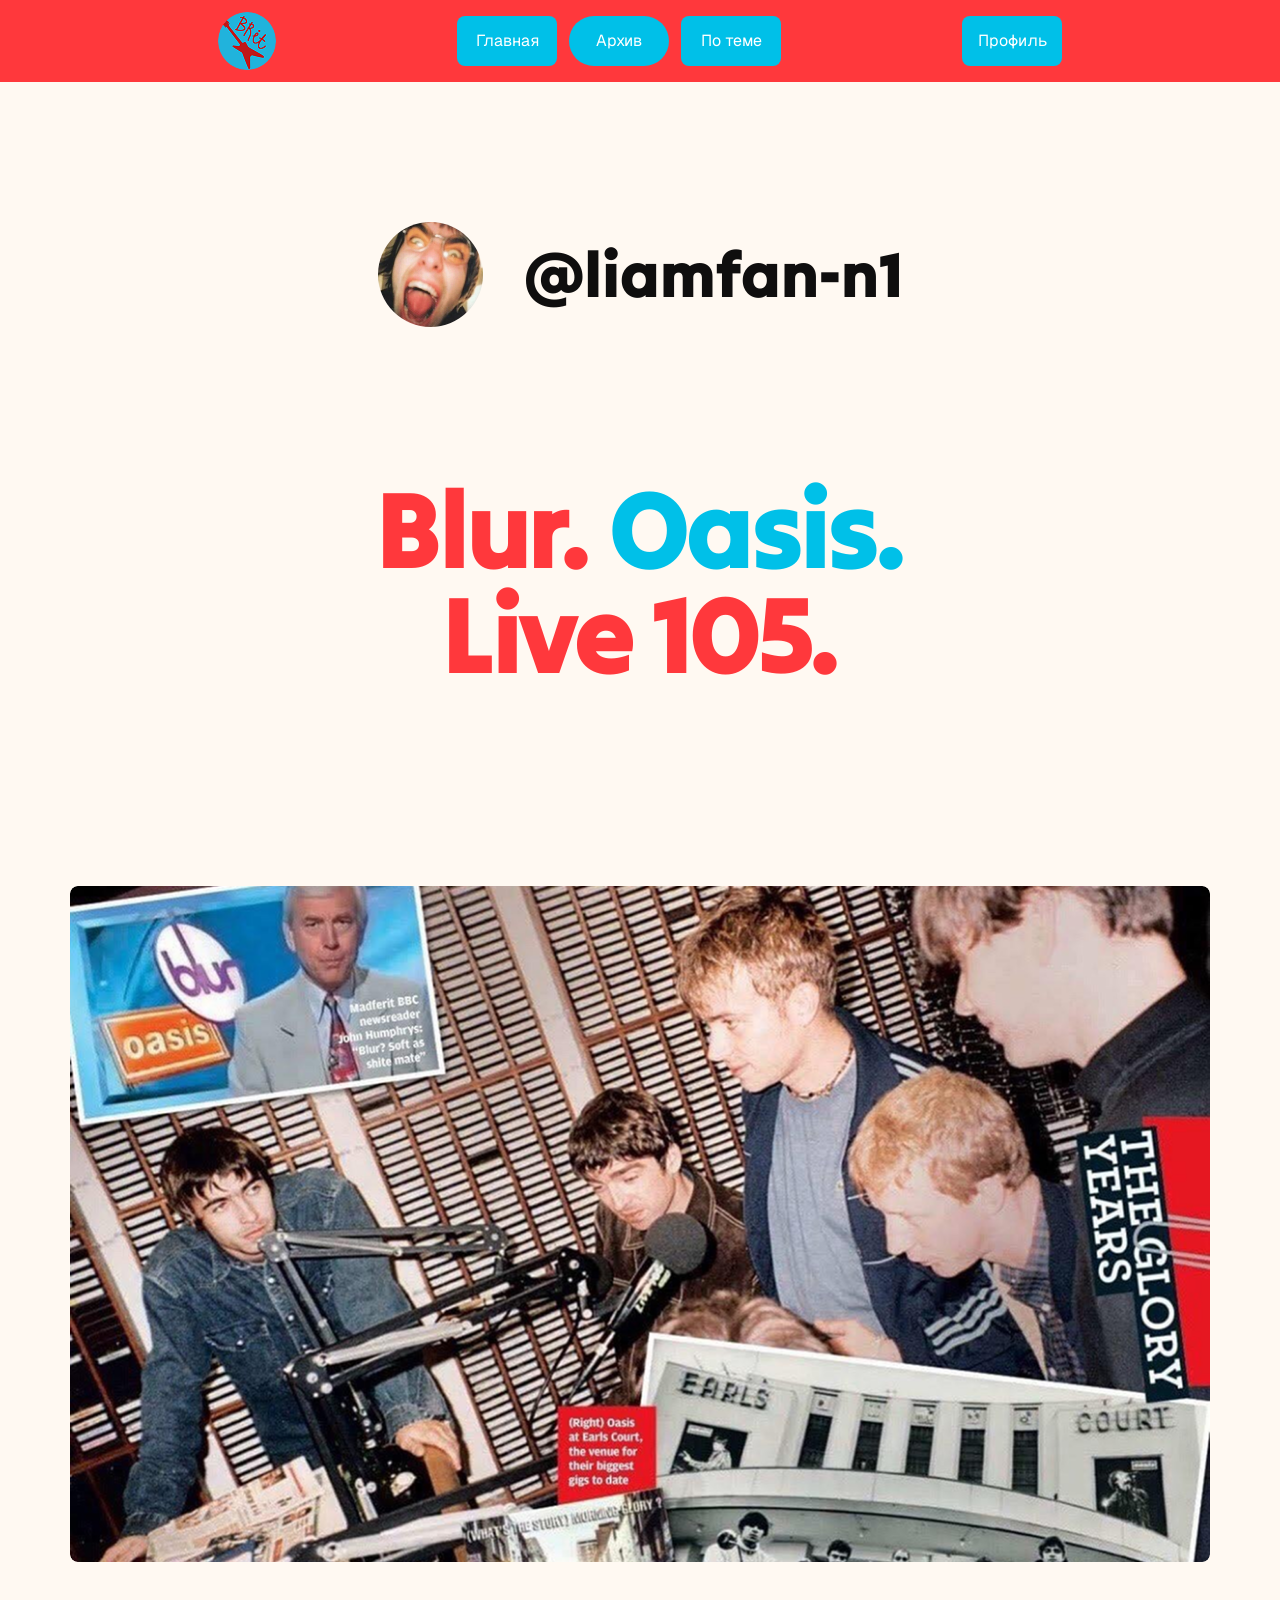
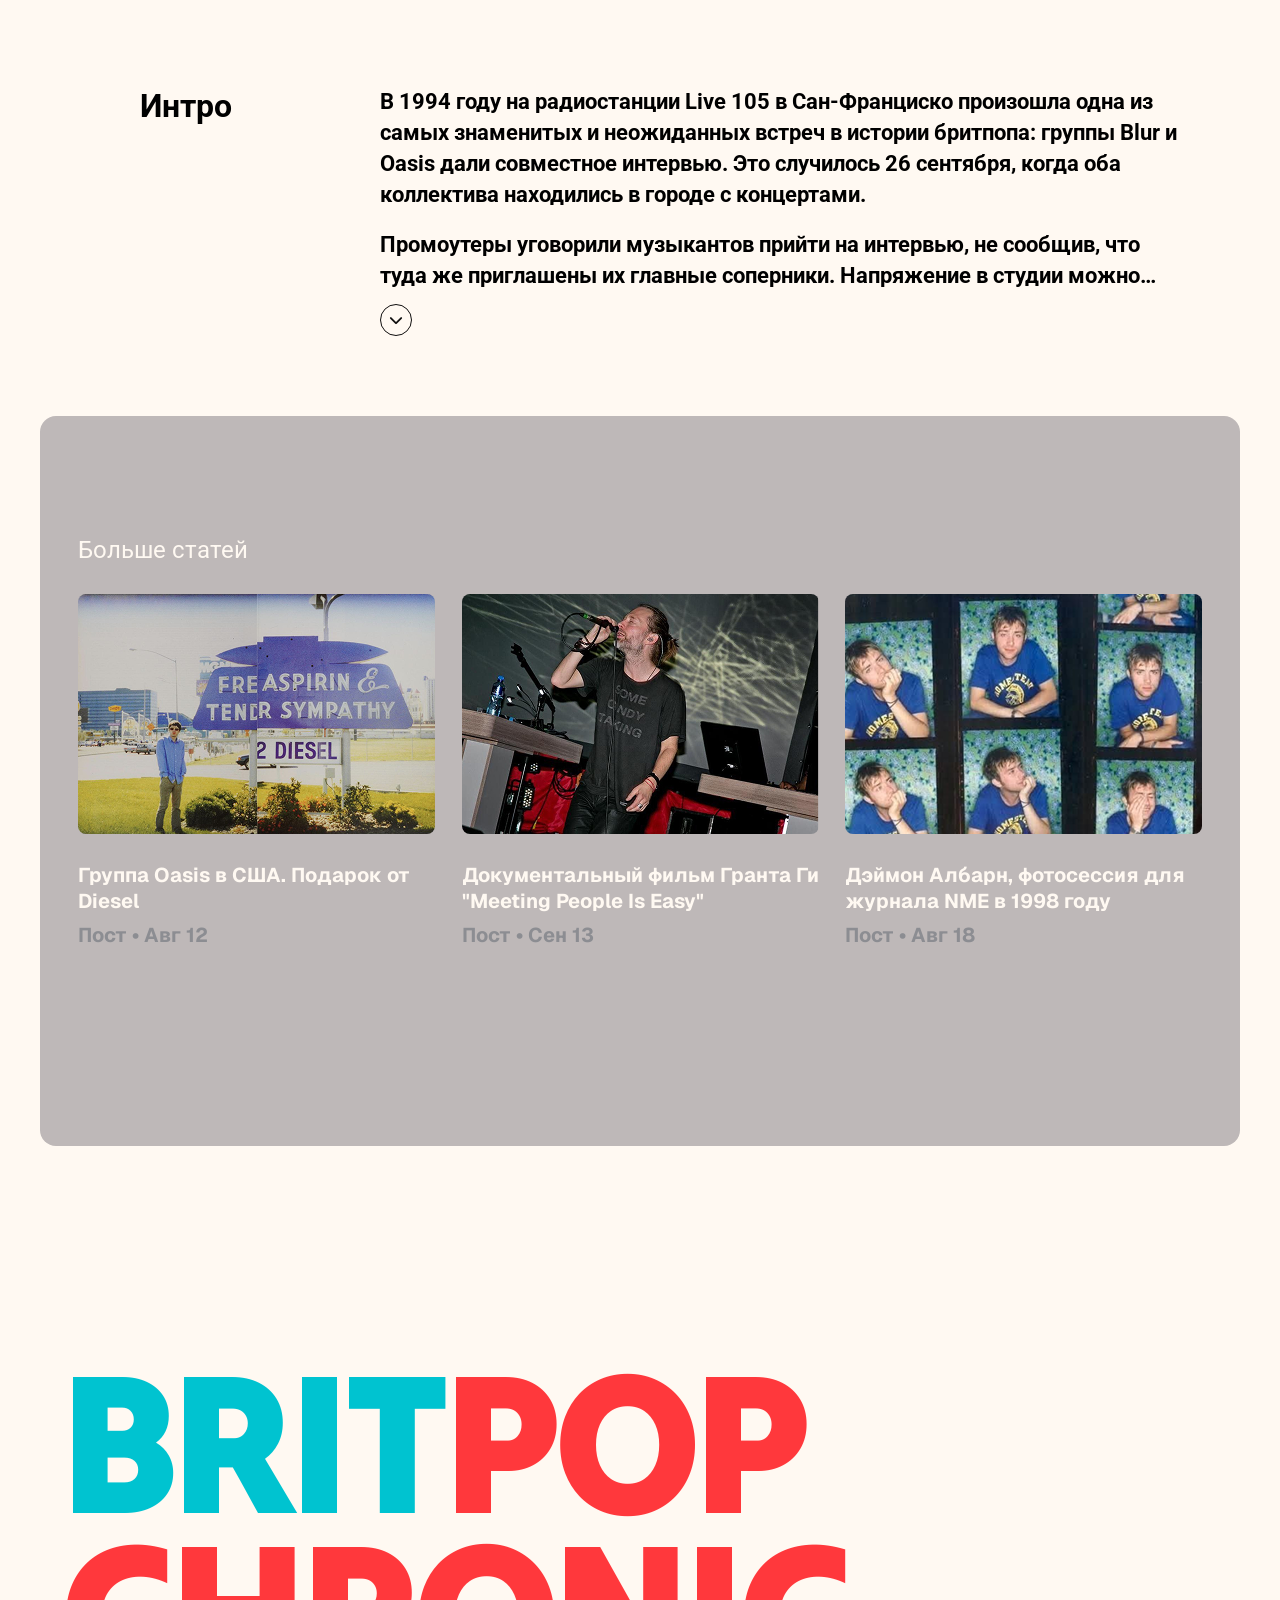
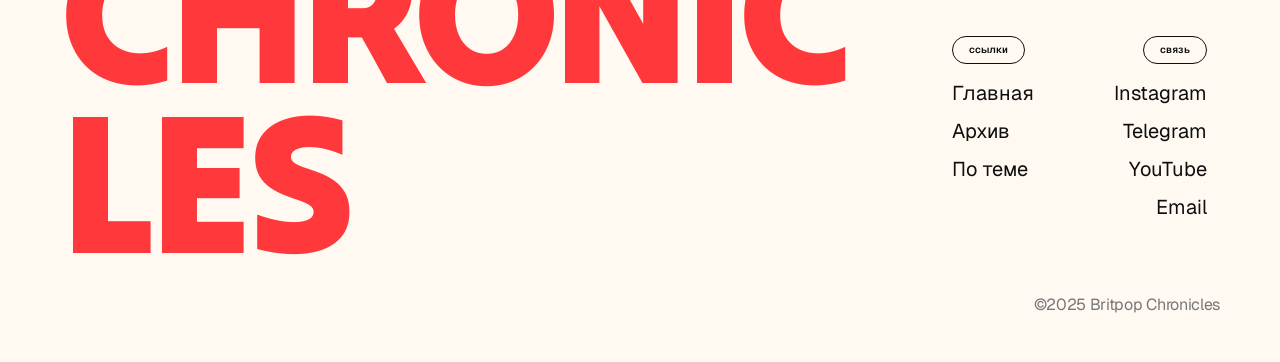
<file: page2.html>
<!DOCTYPE html>
<html lang="ru">
<head>
  <meta charset="UTF-8">
  <meta name="viewport" content="width=device-width, initial-scale=1.0, maximum-scale=1.0, user-scalable=yes">
  <title>Статья — Britpop Chronicles</title>

  <!-- Автоматическое определение базового пути для GitHub Pages -->
  <script>
    (function() {
      var path = window.location.pathname;
      var base = '/';
      
      if (path !== '/' && path.split('/').length > 2) {
        var parts = path.split('/');
        base = '/' + parts[1] + '/';
      }
      
      var baseElement = document.createElement('base');
      baseElement.href = base;
      document.head.appendChild(baseElement);
    })();
  </script>

  <!-- ШРИФТЫ -->
  <link rel="preconnect" href="https://fonts.googleapis.com">
  <link rel="preconnect" href="https://fonts.gstatic.com" crossorigin>
  <link href="https://fonts.googleapis.com/css2?family=Lora&family=Roboto:ital,wght@0,100..900;1,100..900&family=Tilt+Warp&display=swap" rel="stylesheet">
  <link href="https://fonts.googleapis.com/css2?family=Geist:wght@100..900&display=swap" rel="stylesheet">
  <link href="https://fonts.googleapis.com/css2?family=Rubik+80s+Fade&display=swap" rel="stylesheet">

  <!-- Font Awesome -->
  <link rel="stylesheet" href="https://cdnjs.cloudflare.com/ajax/libs/font-awesome/6.4.0/css/all.min.css">

  <style>
    * {
      margin: 0;
      padding: 0;
      box-sizing: border-box;
    }

    body {
      font-family: "Geist", system-ui, -apple-system, 'Segoe UI', Roboto, 'Helvetica Neue', Arial, sans-serif;
      background-color: #FFF9F2;
      min-height: 100vh;
      display: flex;
      flex-direction: column;
      align-items: center;
    }

    /* ===== ШАПКА ===== */
    .header {
      width: 100%;
      background-color: #FF383C;
      padding: 12px 0;
      position: relative;
      z-index: 10;
    }

    .header__inner {
      display: flex;
      align-items: center;
      justify-content: space-between;
      width: 100%;
      max-width: 1440px;
      margin: 0 auto;
      padding: 0;
    }

    .header__left {
      flex-shrink: 0;
      margin-left: 218px;
    }

    .logo {
      display: flex;
      align-items: center;
      justify-content: center;
      width: 58px;
      height: 58px;
      border-radius: 50%;
      overflow: hidden;
      text-decoration: none;
      transition: all 0.3s ease;
    }

    .logo img {
      width: 100%;
      height: 100%;
      object-fit: cover;
      display: block;
      transition: opacity 0.3s ease;
    }

    .logo:hover img {
      content: url('images/logo1.png');
    }

    .header__center {
      display: flex;
      gap: 12px;
      align-items: center;
    }

    .header__right {
      flex-shrink: 0;
      margin-right: 218px;
    }

    .nav-btn {
      display: inline-flex;
      align-items: center;
      justify-content: center;
      width: 100px;
      height: 50px;
      background-color: #00C0E8;
      color: #FFF;
      text-decoration: none;
      font-size: 16px;
      font-weight: 400;
      border: none;
      cursor: pointer;
      transition: background-color 0.2s;
      border-radius: 8px;
      white-space: nowrap;
      line-height: 1;
    }

    .nav-btn--archive {
      border-radius: 40px;
    }

    .nav-btn--profile {
      border-radius: 8px;
    }

    .nav-btn:hover {
      background-color: #000000;
    }

    /* ===== ОСНОВНОЙ КОНТЕНТ ===== */
    .main-content {
      width: 100%;
      display: flex;
      flex-direction: column;
      align-items: center;
    }

    .container {
      max-width: 1180px;
      margin: 0 auto;
      padding: 0 20px;
      width: 100%;
    }

    /* ===== АВТОР ===== */
    .author-section {
      display: flex;
      justify-content: center;
      margin-top: 140px;
      margin-bottom: 150px;
    }

    .author {
      display: flex;
      align-items: center;
      gap: 40px;
      text-decoration: none;
    }

    .author-photo {
      width: 105px;
      height: 105px;
      border-radius: 50%;
      overflow: hidden;
      cursor: pointer;
      transition: all 0.3s ease;
    }

    .author-photo img {
      width: 100%;
      height: 100%;
      object-fit: cover;
      display: block;
      transition: opacity 0.3s ease;
    }

    .author-photo:hover img {
      opacity: 0.7;
    }

    .author-name {
      font-family: "Tilt Warp", sans-serif;
      font-size: 64px;
      font-weight: 400;
      color: #0F0E0E;
      line-height: 1.2;
      transition: color 0.3s ease;
    }

    .author:hover .author-name {
      color: #FF383C;
    }

    /* ===== ЗАГОЛОВОК СТАТЬИ ===== */
    .title-section {
      text-align: center;
      margin-bottom: 200px;
    }

    .title-line {
      font-family: "Tilt Warp", sans-serif;
      font-size: 110px;
      font-weight: 400;
      line-height: 0.95;
      letter-spacing: -0.03em;
    }

    .title-blur {
      color: #FF383C;
    }

    .title-oasis {
      color: #00C0E8;
    }

    .title-live {
      color: #FF383C;
      display: block;
      line-height: 0.95;
      margin-top: 0;
    }

    /* БОЛЬШАЯ КАРТИНКА */
    .main-img {
      width: 100%;
      max-width: 1180px;
      height: auto;
      aspect-ratio: 1180 / 700;
      border-radius: 8px;
      margin-bottom: 120px;
      object-fit: cover;
    }

    /* ===== ТЕКСТ СТАТЬИ ===== */
    .article-text {
      max-width: 1110px;
      margin-bottom: 80px;
      width: 100%;
    }

    .text-row {
      display: flex;
      gap: 140px;
      margin-bottom: 20px;
    }

    .intro-label {
      font-family: "Roboto", sans-serif;
      font-size: 32px;
      font-weight: 700;
      color: #000000;
      width: 100px;
      flex-shrink: 0;
      margin-left: 70px;
    }

    .main-text {
      font-family: "Roboto", sans-serif;
      font-size: 22px;
      font-weight: 700;
      color: #000000;
      line-height: 1.4;
      flex: 1;
      max-width: 940px;
      text-align: left;
    }

    .main-text p {
      margin-bottom: 0;
    }

    /* Второй параграф с раскрытием */
    .second-paragraph-wrapper {
      position: relative;
    }

    .second-paragraph {
      font-family: "Roboto", sans-serif;
      font-size: 22px;
      font-weight: 700;
      color: #000000;
      line-height: 1.4;
      margin-left: 310px;
      max-width: 940px;
      text-align: left;
      overflow: hidden;
      transition: max-height 0.5s ease;
    }

    .second-paragraph.collapsed {
      max-height: 62px;
    }

    .second-paragraph.expanded {
      max-height: 2000px;
    }

    .ellipsis-hint {
      display: inline;
    }

    .second-paragraph.expanded .ellipsis-hint {
      display: none;
    }

    .article-toggle {
      display: inline-flex;
      align-items: center;
      justify-content: center;
      width: 32px;
      height: 32px;
      border-radius: 50%;
      border: 1px solid #0F0E0E;
      background: transparent;
      cursor: pointer;
      margin-left: 310px;
      margin-top: 12px;
      transition: all 0.3s ease;
      font-size: 14px;
      color: #0F0E0E;
      flex-shrink: 0;
    }

    .article-toggle:hover {
      background-color: #FF383C;
      border-color: #FF383C;
      color: #FFF;
    }

    .article-toggle i {
      transition: transform 0.3s ease;
    }

    .article-toggle.expanded i {
      transform: rotate(180deg);
    }

    /* ===== СЕРОЕ ПОЛЕ ===== */
    .gray-section {
      width: 1200px;
      height: 730px;
      background-color: #BEB8B8;
      border-radius: 16px;
      position: relative;
      margin: 0 auto;
    }

    .gray-content {
      position: relative;
      width: 100%;
      height: 100%;
    }

    .more-articles-title {
      position: absolute;
      top: 120px;
      left: 38px;
      font-family: "Roboto", sans-serif;
      font-size: 24px;
      font-weight: 400;
      color: #FFF9F2;
    }

    .articles-gallery {
      position: absolute;
      top: 178px;
      left: 38px;
      right: 38px;
      display: flex;
      gap: 24px;
      justify-content: space-between;
    }

    .article-card {
      width: 357px;
      display: flex;
      flex-direction: column;
    }

    .article-card img {
      width: 100%;
      height: 240px;
      object-fit: cover;
      border-radius: 8px;
      transition: filter 0.4s ease, transform 0.3s ease;
    }

    .article-card img:hover {
      filter: blur(4px);
      transform: scale(1.02);
      cursor: pointer;
    }

    .article-title {
      font-family: "Geist", sans-serif;
      font-size: 20px;
      font-weight: 700;
      color: #FFF9F2;
      margin-top: 28px;
      margin-bottom: 8px;
      line-height: 1.3;
      text-align: left;
    }

    .article-meta {
      font-family: "Geist", sans-serif;
      font-size: 20px;
      font-weight: 700;
      color: #8C8D92;
      text-align: left;
    }

    /* ===== ПОДВАЛ ===== */
    .footer-wrapper {
      margin-top: 210px;
      width: 100%;
    }

    .bottom-section {
      display: flex;
      justify-content: space-between;
      align-items: flex-start;
      gap: 60px;
      width: 100%;
      max-width: 1200px;
      margin: 0 auto;
      padding: 0 20px;
      margin-bottom: 28px;
    }

    .bottom-britpop-title {
      font-family: "Tilt Warp", sans-serif;
      font-weight: 400;
      font-style: normal;
      font-size: 200px;
      line-height: 85%;
      letter-spacing: -0.04em;
      text-transform: uppercase;
      text-align: left;
      flex-shrink: 0;
      text-decoration: none;
      transition: opacity 0.3s ease;
    }

    .bottom-britpop-title:hover {
      opacity: 0.8;
    }

    .bottom-britpop-line {
      display: block;
    }

    .bottom-brit {
      color: #00C3D0;
    }

    .bottom-pop {
      color: #FF383C;
    }

    .bottom-chronic {
      display: block;
      color: #FF383C;
    }

    .bottom-les {
      display: block;
      color: #FF383C;
    }

    .columns-wrapper {
      display: flex;
      gap: 80px;
      margin-top: 280px;
    }

    .bottom-links {
      text-align: left;
    }

    .bottom-social {
      text-align: right;
      margin-right: 13px;
    }

    .rounded-badge {
      font-family: "Geist", sans-serif;
      font-weight: 600;
      font-size: 10px;
      line-height: 1.4;
      color: #0F0E0E;
      border: 1px solid #0F0E0E;
      border-radius: 40px;
      padding: 6px 16px;
      display: inline-block;
      margin-bottom: 15px;
      text-align: center;
      background: transparent;
    }

    .links-list {
      display: flex;
      flex-direction: column;
      gap: 10px;
    }

    .links-list a {
      font-family: "Geist", sans-serif;
      font-weight: 400;
      font-size: 20px;
      line-height: 1.4;
      color: #0F0E0E;
      text-decoration: none;
      transition: color 0.2s ease;
      display: block;
    }

    .links-list a:hover {
      color: #FF383C;
    }

    .copyright {
      width: 100%;
      max-width: 1200px;
      margin: 0 auto;
      padding: 0 20px;
      text-align: right;
      font-family: "Geist", sans-serif;
      font-weight: 400;
      font-size: 16px;
      line-height: 140%;
      letter-spacing: -0.02em;
      color: #777;
      margin-bottom: 45px;
    }

    /* ===== МОБИЛЬНАЯ АДАПТАЦИЯ ===== */
    @media (max-width: 1220px) {
      .gray-section { width: 100%; max-width: 1200px; }
    }

    @media (max-width: 1024px) {
      .bottom-britpop-title { font-size: 120px; }
      .columns-wrapper { margin-top: 180px; gap: 40px; }
      .title-line { font-size: 80px; }
    }

    @media (max-width: 900px) {
      .text-row { gap: 40px; }
      .intro-label { margin-left: 20px; font-size: 28px; }
      .second-paragraph { margin-left: 140px; }
      .article-toggle { margin-left: 140px; }
      .main-text, .second-paragraph { font-size: 20px; }
      .articles-gallery { gap: 16px; }
      .article-title { font-size: 16px; }
      .article-meta { font-size: 14px; }
    }

    @media (max-width: 768px) {
      .header__inner { 
        flex-wrap: wrap; 
        gap: 12px; 
        justify-content: center;
        padding: 0 16px;
      }
      .header__left, .header__center, .header__right { 
        margin: 0 !important;
      }
      .nav-btn { width: 80px; height: 40px; font-size: 14px; }
      
      .author-section { margin-top: 60px; margin-bottom: 60px; }
      .author-name { font-size: 32px; }
      .author-photo { width: 70px; height: 70px; }
      .author { gap: 20px; }
      
      .title-section { margin-bottom: 80px; }
      .title-line { font-size: 42px; }
      
      .main-img { margin-bottom: 60px; }
      
      .text-row { flex-direction: column; gap: 16px; }
      .intro-label { margin-left: 0; font-size: 24px; }
      .second-paragraph { margin-left: 0; }
      .article-toggle { margin-left: 0; }
      .main-text, .second-paragraph { font-size: 18px; }
      
      .gray-section { 
        width: calc(100% - 32px); 
        max-width: 100%;
        margin: 0 16px;
        height: auto;
        padding-bottom: 40px;
      }
      .more-articles-title { 
        position: relative; 
        top: 0; 
        left: 0; 
        margin-top: 40px;
        margin-left: 20px;
        margin-bottom: 28px;
      }
      .articles-gallery { 
        position: relative; 
        top: 0; 
        left: 0; 
        right: 0; 
        margin-top: 0;
        padding: 0 20px;
        flex-direction: column;
        align-items: center;
        gap: 32px;
      }
      .article-card { width: 100%; max-width: 320px; }
      .article-card img { height: 200px; }
      .article-title { font-size: 18px; }
      .article-meta { font-size: 16px; }
      
      .footer-wrapper { margin-top: 100px; }
      .bottom-section { 
        flex-direction: column;
        align-items: flex-start;
        gap: 30px;
        margin-bottom: 20px;
      }
      .bottom-britpop-title { font-size: 70px; }
      .columns-wrapper {
        flex-direction: row;
        justify-content: space-between;
        gap: 40px;
        width: 100%;
        margin-top: 0;
      }
      .bottom-links, .bottom-social {
        text-align: left;
        margin-right: 0;
        flex: 1;
      }
      .bottom-social { text-align: left; }
      .links-list a { font-size: 18px; }
      .rounded-badge { font-size: 9px; }
      .copyright { margin-bottom: 30px; font-size: 14px; text-align: center; }
    }

    @media (max-width: 480px) {
      .author-name { font-size: 28px; }
      .author-photo { width: 55px; height: 55px; }
      .author { gap: 15px; }
      .title-line { font-size: 32px; }
      .intro-label { font-size: 20px; }
      .main-text, .second-paragraph { font-size: 16px; }
      
      .gray-section { width: calc(100% - 20px); margin: 0 10px; }
      .more-articles-title { font-size: 20px; margin-left: 15px; }
      .articles-gallery { padding: 0 15px; }
      .article-title { font-size: 16px; }
      .article-meta { font-size: 14px; }
      
      .bottom-britpop-title { font-size: 48px; }
      .columns-wrapper { gap: 20px; }
      .links-list a { font-size: 14px; }
      .copyright { font-size: 12px; }
      .nav-btn { width: 70px; height: 36px; font-size: 12px; }
      .footer-wrapper { margin-top: 60px; }
    }

    @media (max-width: 360px) {
      .header__center { gap: 8px; }
      .nav-btn { width: 60px; height: 32px; font-size: 11px; }
      .author-name { font-size: 24px; }
      .title-line { font-size: 28px; }
      .bottom-britpop-title { font-size: 36px; }
      .columns-wrapper { flex-direction: column; gap: 30px; }
    }
  </style>
</head>

<body>

<!-- ===== ШАПКА ===== -->
<header class="header">
  <div class="header__inner">
    <div class="header__left">
      <a href="index.html" class="logo" title="На главную">
        <img src="images/logo.png" alt="Логотип">
      </a>
    </div>
    <div class="header__center">
      <a href="index.html" class="nav-btn">Главная</a>
      <a href="page3.html" class="nav-btn nav-btn--archive">Архив</a>
      <a href="page4.html" class="nav-btn">По теме</a>
    </div>
    <div class="header__right">
      <a href="profile.html" class="nav-btn nav-btn--profile">Профиль</a>
    </div>
  </div>
</header>

<!-- ===== ОСНОВНОЙ КОНТЕНТ ===== -->
<div class="main-content">
  <div class="container">

    <div class="author-section">
      <a href="profile.html" class="author">
        <div class="author-photo">
          <img src="images/item.png" alt="Аватар автора">
        </div>
        <span class="author-name">@liamfan-n1</span>
      </a>
    </div>

    <div class="title-section">
      <div class="title-line">
        <span class="title-blur">Blur.</span>
        <span class="title-oasis"> Oasis.</span>
        <span class="title-live">Live 105.</span>
      </div>
    </div>

    <img src="images/article.png" alt="Главное изображение" class="main-img">

    <div class="article-text">
      <div class="text-row">
        <div class="intro-label">Интро</div>
        <div class="main-text">
          <p>В 1994 году на радиостанции Live 105 в Сан-Франциско произошла одна из самых знаменитых и неожиданных встреч в истории бритпопа: группы Blur и Oasis дали совместное интервью. Это случилось 26 сентября, когда оба коллектива находились в городе с концертами.</p>
        </div>
      </div>
      
      <div class="second-paragraph-wrapper">
        <p class="second-paragraph collapsed" id="articleSecondParagraph">
          Промоутеры уговорили музыкантов прийти на интервью, не сообщив, что туда же приглашены их главные соперники. Напряжение в студии можно<span class="ellipsis-hint">…</span> было резать ножом — Лиам Галлахер и Дэймон Албарн обменивались колкими взглядами, пока Ноэль Галлахер что-то наигрывал на акустической гитаре, делая вид, что происходящее его совершенно не волнует. В эфире прозвучали взаимные подколы, едкие комментарии о текстах песен и происхождении участников — южный интеллектуализм Blur против северной пролетарской дерзости Oasis. Эта запись стала легендарной, потому что в ней, как в капле воды, отразилась вся суть бритпопа: не просто музыка, а война мировоззрений, завёрнутая в гитарные риффы и парковые куртки.
        </p>
        <button class="article-toggle collapsed" id="articleToggle" aria-label="Развернуть текст">
          <i class="fa-solid fa-chevron-down"></i>
        </button>
      </div>
    </div>

  </div>

  <!-- СЕРОЕ ПОЛЕ -->
  <div class="gray-section">
    <div class="gray-content">
      <div class="more-articles-title">Больше статей</div>
      <div class="articles-gallery">
        <div class="article-card">
          <img src="images/mg.png" alt="Статья 1">
          <div class="article-title">Группа Oasis в США. Подарок от Diesel</div>
          <div class="article-meta">Пост • Авг 12</div>
        </div>
        <div class="article-card">
          <img src="images/mg1.png" alt="Статья 2">
          <div class="article-title">Документальный фильм Гранта Ги "Meeting People Is Easy"</div>
          <div class="article-meta">Пост • Сен 13</div>
        </div>
        <div class="article-card">
          <img src="images/mg2.png" alt="Статья 3">
          <div class="article-title">Дэймон Албарн, фотосессия для журнала NME в 1998 году</div>
          <div class="article-meta">Пост • Авг 18</div>
        </div>
      </div>
    </div>
  </div>

  <!-- ПОДВАЛ -->
  <div class="footer-wrapper">
    <div class="bottom-section">
      <a href="index.html" class="bottom-britpop-title" title="На главную страницу">
        <span class="bottom-britpop-line">
          <span class="bottom-brit">BRIT</span><span class="bottom-pop">POP</span>
        </span>
        <span class="bottom-chronic">CHRONIC</span>
        <span class="bottom-les">LES</span>
      </a>
      
      <div class="columns-wrapper">
        <div class="bottom-links">
          <div class="rounded-badge">ссылки</div>
          <div class="links-list">
            <a href="index.html">Главная</a>
            <a href="page3.html">Архив</a>
            <a href="page4.html">По теме</a>
          </div>
        </div>
        
        <div class="bottom-social">
          <div class="rounded-badge">связь</div>
          <div class="links-list">
            <a href="https://www.instagram.com/britpop_chronicles?igsh=MTByY2dnMGt5cGw3ag==">Instagram</a>
            <a href="https://t.me/britpopcch">Telegram</a>
            <a href="https://www.youtube.com/?app=desktop&hl=ru">YouTube</a>
            <a href="mailto:britpopchronicles@gmail.com">Email</a>
          </div>
        </div>
      </div>
    </div>

    <div class="copyright">
      ©2025 Britpop Chronicles
    </div>
  </div>
</div>

<!-- СКРИПТ ДЛЯ РАСКРЫТИЯ/СКРЫТИЯ ТЕКСТА -->
<script>
  const articleToggle = document.getElementById('articleToggle');
  const articleSecondParagraph = document.getElementById('articleSecondParagraph');

  articleToggle.addEventListener('click', () => {
    const isCollapsed = articleSecondParagraph.classList.contains('collapsed');
    
    if (isCollapsed) {
      articleSecondParagraph.classList.remove('collapsed');
      articleSecondParagraph.classList.add('expanded');
      articleToggle.classList.remove('collapsed');
      articleToggle.classList.add('expanded');
    } else {
      articleSecondParagraph.classList.remove('expanded');
      articleSecondParagraph.classList.add('collapsed');
      articleToggle.classList.remove('expanded');
      articleToggle.classList.add('collapsed');
    }
  });
</script>

</body>
</html>
</file>
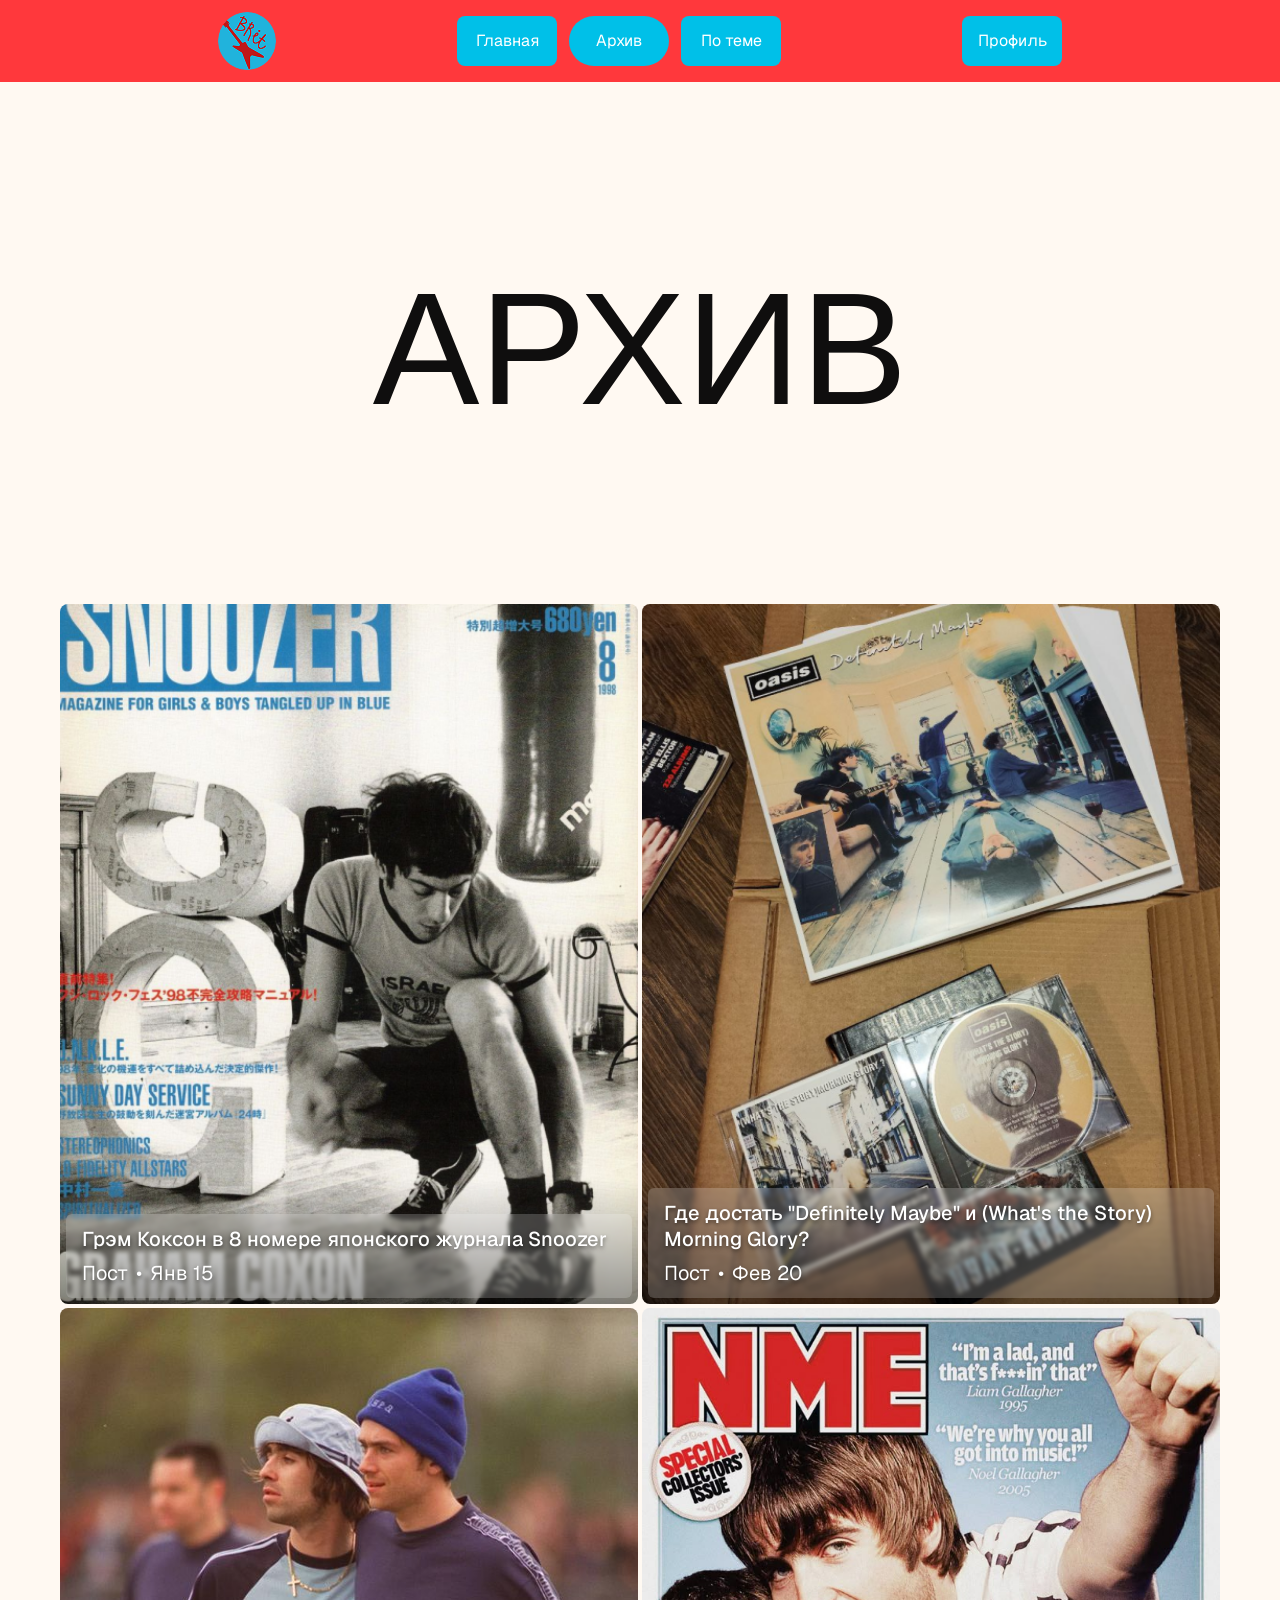
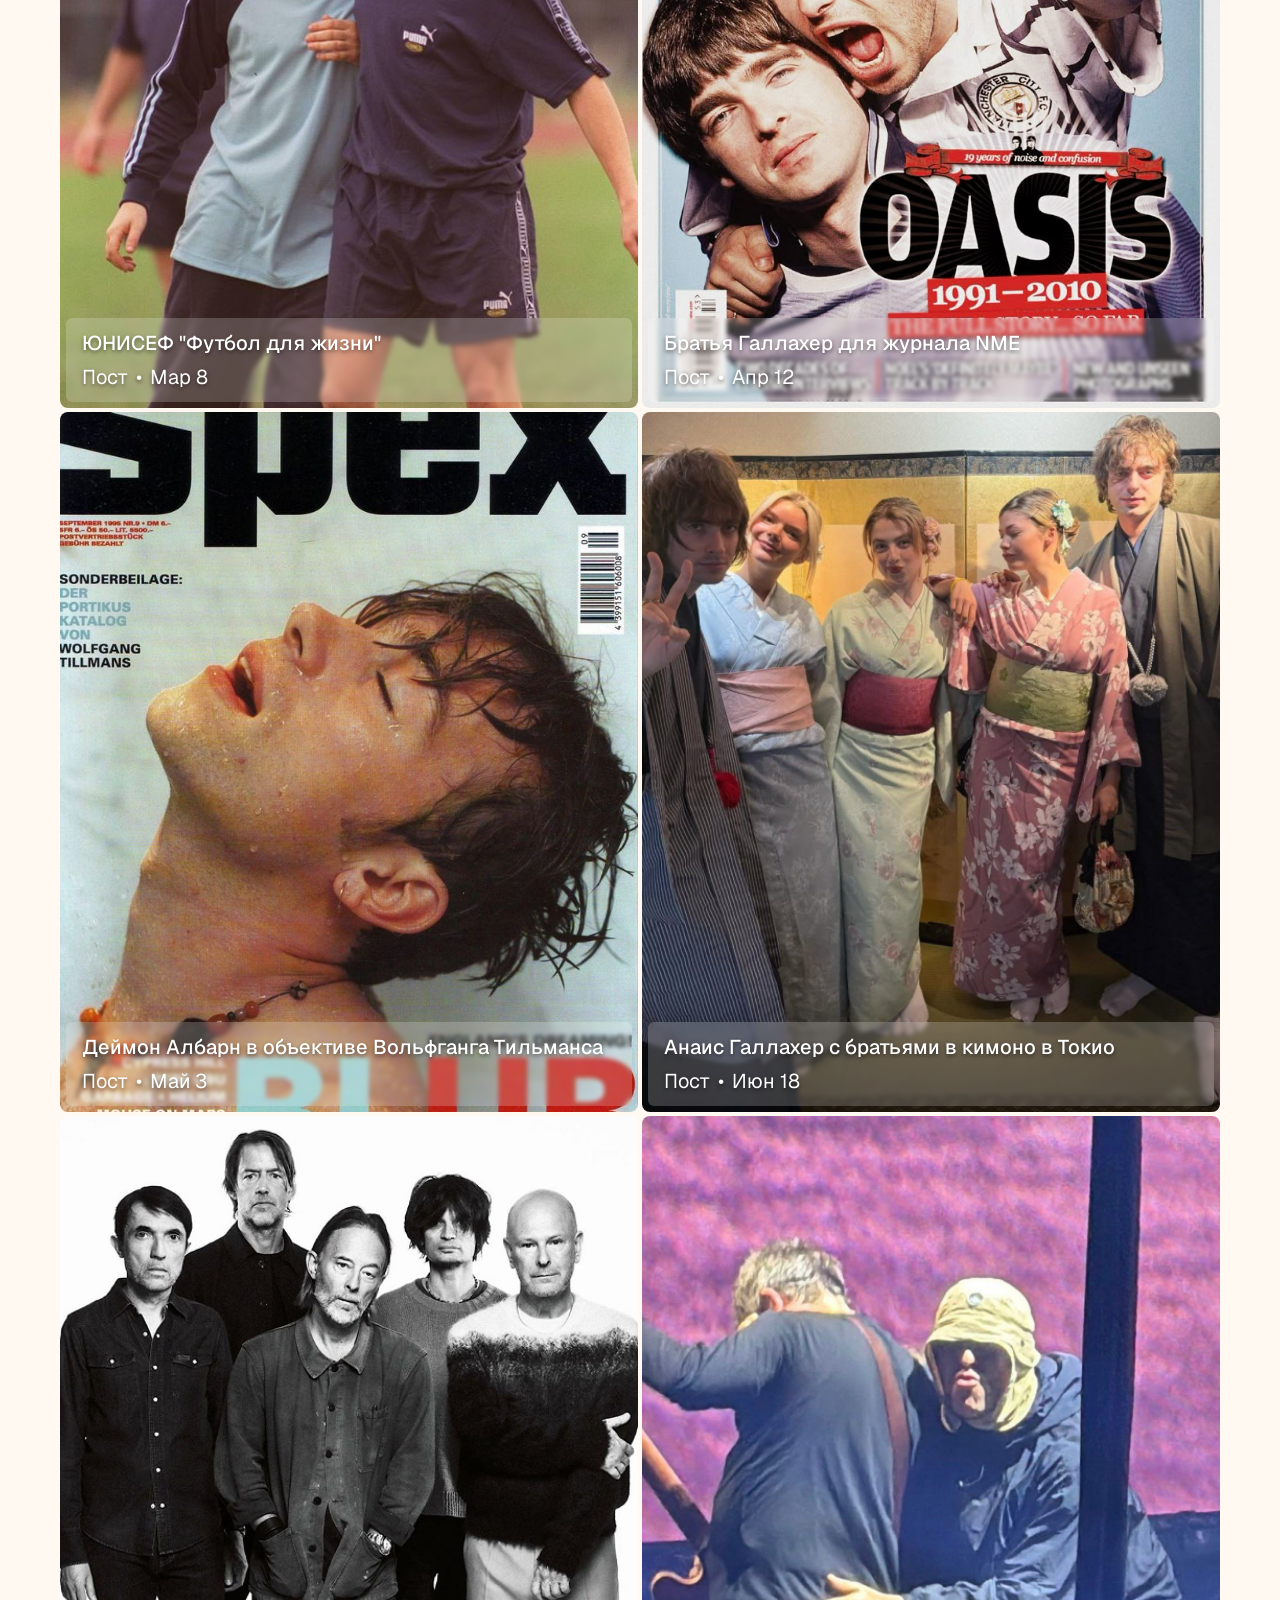
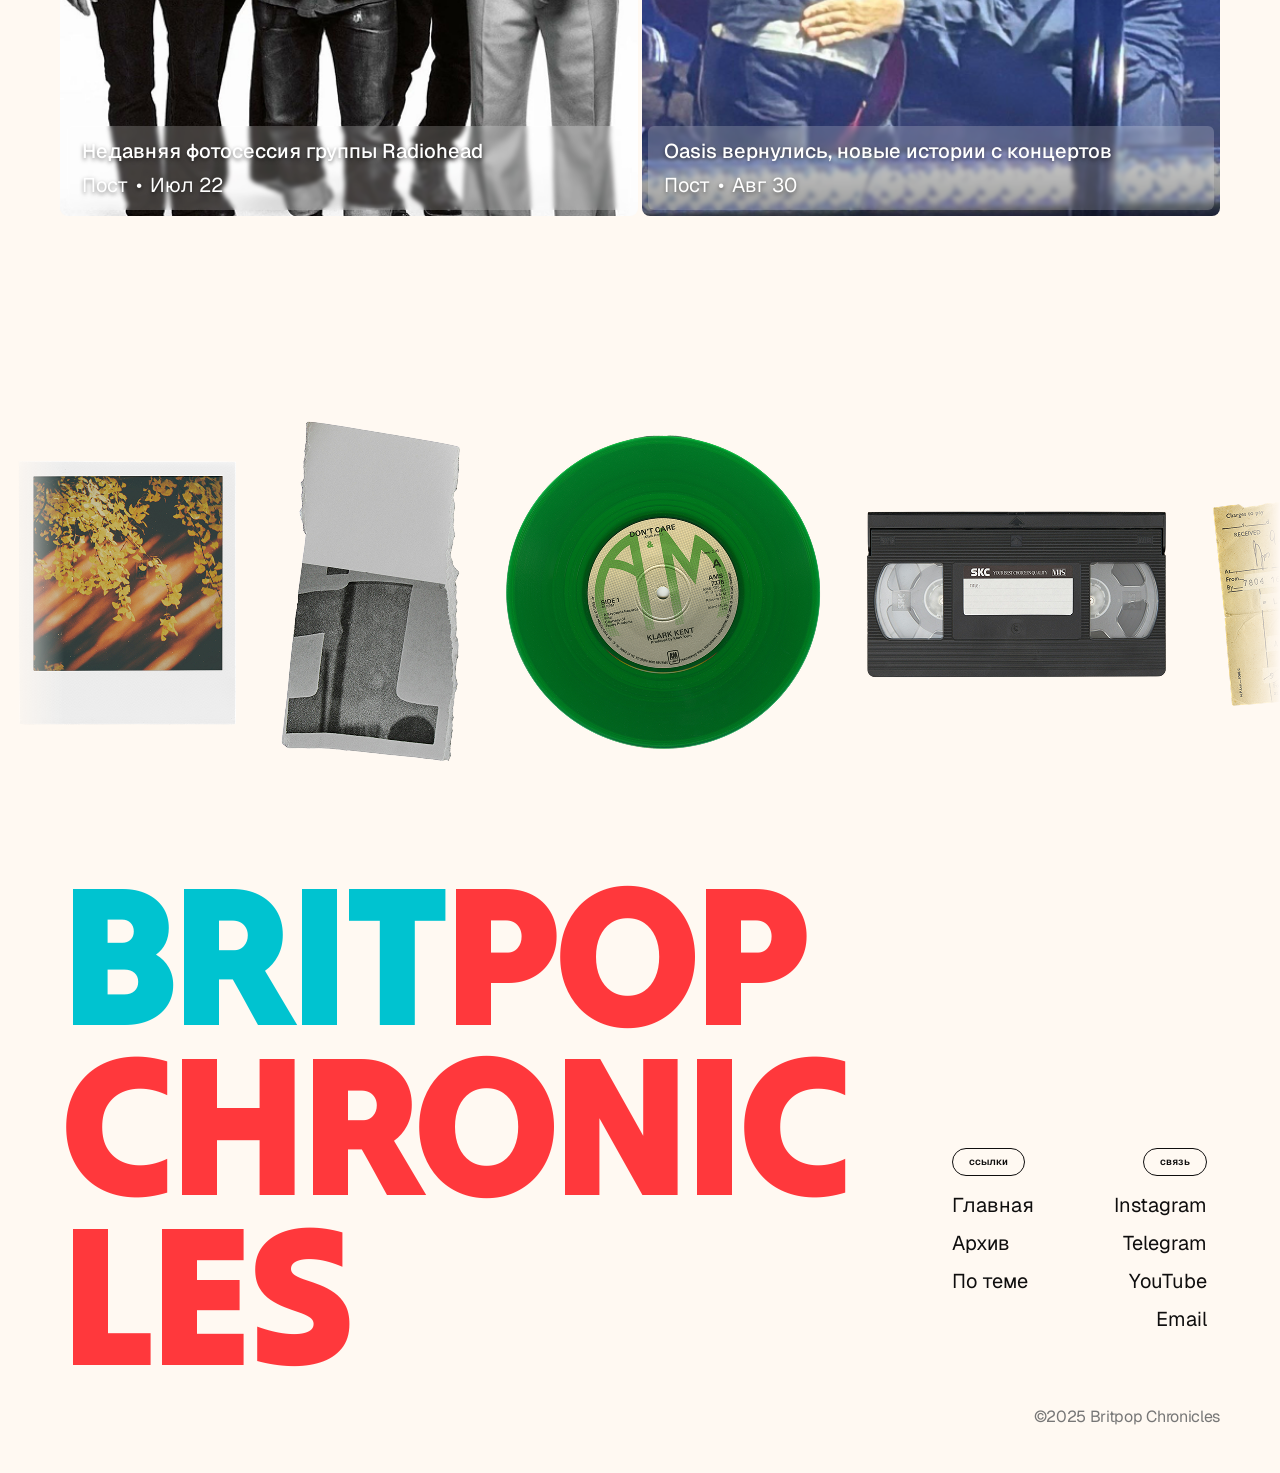
<file: page3.html>
<!DOCTYPE html>
<html lang="ru">
<head>
  <meta charset="UTF-8">
  <meta name="viewport" content="width=device-width, initial-scale=1.0, maximum-scale=1.0, user-scalable=yes">
  <title>Архив — Britpop Chronicles</title>
  
  <!-- Автоматическое определение базового пути для GitHub Pages -->
  <script>
    (function() {
      var path = window.location.pathname;
      var base = '/';
      
      if (path !== '/' && path.split('/').length > 2) {
        var parts = path.split('/');
        base = '/' + parts[1] + '/';
      }
      
      var baseElement = document.createElement('base');
      baseElement.href = base;
      document.head.appendChild(baseElement);
    })();
  </script>
  
  <!-- Подключаем шрифт Rubik 80s Fade -->
  <link rel="preconnect" href="https://fonts.googleapis.com">
  <link rel="preconnect" href="https://fonts.gstatic.com" crossorigin>
  <link href="https://fonts.googleapis.com/css2?family=Rubik+80s+Fade&display=swap" rel="stylesheet">
  
  <!-- Подключаем шрифт Tilt Warp -->
  <link rel="preconnect" href="https://fonts.googleapis.com">
  <link rel="preconnect" href="https://fonts.gstatic.com" crossorigin>
  <link href="https://fonts.googleapis.com/css2?family=Tilt+Warp&display=swap" rel="stylesheet">
  
  <!-- Подключаем шрифт Geist -->
  <link rel="preconnect" href="https://fonts.googleapis.com">
  <link rel="preconnect" href="https://fonts.gstatic.com" crossorigin>
  <link href="https://fonts.googleapis.com/css2?family=Geist:wght@100..900&display=swap" rel="stylesheet">
  
  <!-- Подключаем Font Awesome для иконок -->
  <link rel="stylesheet" href="https://cdnjs.cloudflare.com/ajax/libs/font-awesome/6.4.0/css/all.min.css">
  
  <style>
    * {
      margin: 0;
      padding: 0;
      box-sizing: border-box;
    }

    body {
      font-family: "Geist", system-ui, -apple-system, 'Segoe UI', Roboto, 'Helvetica Neue', Arial, sans-serif;
      background-color: #FFF9F2;
      min-height: 100vh;
      display: flex;
      flex-direction: column;
      align-items: center;
      overflow-x: hidden;
    }

    /* ===== ШАПКА ===== */
    .header {
      width: 100%;
      background-color: #FF383C;
      padding: 12px 0;
    }

    .header__inner {
      display: flex;
      align-items: center;
      justify-content: space-between;
      width: 100%;
      max-width: 1440px;
      margin: 0 auto;
      padding: 0;
    }

    .header__left {
      flex-shrink: 0;
      margin-left: 218px;
    }

    .logo {
      display: flex;
      align-items: center;
      justify-content: center;
      width: 58px;
      height: 58px;
      border-radius: 50%;
      overflow: hidden;
      text-decoration: none;
      transition: all 0.3s ease;
    }

    .logo img {
      width: 100%;
      height: 100%;
      object-fit: cover;
      display: block;
      transition: opacity 0.3s ease;
    }

    .logo:hover img {
      content: url('images/logo1.png');
    }

    .header__center {
      display: flex;
      gap: 12px;
      align-items: center;
    }

    .header__right {
      flex-shrink: 0;
      margin-right: 218px;
    }

    .nav-btn {
      display: inline-flex;
      align-items: center;
      justify-content: center;
      width: 100px;
      height: 50px;
      background-color: #00C0E8;
      color: #FFF;
      text-decoration: none;
      font-size: 16px;
      font-weight: 400;
      border: none;
      cursor: pointer;
      transition: background-color 0.2s;
      border-radius: 8px;
      white-space: nowrap;
      line-height: 1;
    }

    .nav-btn--archive {
      border-radius: 40px;
    }

    .nav-btn--profile {
      border-radius: 8px;
    }

    .nav-btn:hover {
      background-color: #000000;
    }

    /* ===== ОСНОВНОЙ КОНТЕНТ ===== */
    .main-content {
      width: 100%;
      display: flex;
      flex-direction: column;
      align-items: center;
      flex: 1;
    }

    .container {
      width: 100%;
      max-width: 1200px;
      margin: 0 auto;
      padding: 0 20px;
    }

    /* ===== ЗАГОЛОВОК "АРХИВ" ===== */
    .page-title-wrapper {
      width: 100%;
      display: flex;
      justify-content: center;
      margin-top: 185px;
    }

    .page-title {
      font-family: "Tilt Warp", sans-serif;
      font-size: 160px;
      font-weight: 400;
      color: #0F0E0E;
      line-height: 1;
      text-transform: uppercase;
      text-align: center;
    }

    /* ===== СЕТКА АРХИВА ===== */
    .archive-grid {
      display: flex;
      flex-wrap: wrap;
      margin: -2px;
      margin-top: 175px;
      margin-bottom: 180px;
    }

    .archive-link {
      display: block;
      width: 50%;
      padding: 2px;
      text-decoration: none;
      color: inherit;
    }

    .archive-card {
      position: relative;
      width: 100%;
      height: 700px;
      border-radius: 8px;
      overflow: hidden;
      background-size: cover;
      background-position: center;
    }

    .archive-card-1 { background-image: url('images/1.png'); }
    .archive-card-2 { background-image: url('images/2.png'); }
    .archive-card-3 { background-image: url('images/3.png'); }
    .archive-card-4 { background-image: url('images/4.png'); }
    .archive-card-5 { background-image: url('images/5.png'); }
    .archive-card-6 { background-image: url('images/6.png'); }
    .archive-card-7 { background-image: url('images/7.png'); }
    .archive-card-8 { background-image: url('images/8.png'); }

    .archive-card__overlay {
      position: absolute;
      bottom: 6px;
      left: 6px;
      right: 6px;
      background-color: rgba(255, 255, 255, 0.2);
      border-radius: 6px;
      padding: 12px 16px;
      z-index: 2;
      backdrop-filter: blur(2px);
    }

    .archive-card__title {
      font-family: "Geist", system-ui, sans-serif;
      font-size: 20px;
      font-weight: 500;
      line-height: 1.3;
      margin-bottom: 8px;
      color: #FFFFFF;
      text-shadow: 0 2px 4px rgba(0, 0, 0, 0.5);
    }

    .archive-card__meta {
      font-family: "Geist", system-ui, sans-serif;
      font-size: 20px;
      color: #FFFFFF;
      display: flex;
      align-items: center;
      gap: 8px;
      text-shadow: 0 2px 4px rgba(0, 0, 0, 0.5);
    }

    .archive-card__divider { color: #FFFFFF; font-size: 20px; }
    .archive-card__date { color: #FFFFFF; font-size: 20px; }

    /* ===== БЕСКОНЕЧНАЯ АНИМАЦИЯ VINYL ===== */
    .vinyl-scroll-wrapper {
      width: 100%;
      overflow: hidden;
      position: relative;
      mask-image: linear-gradient(
        to right,
        transparent 0%,
        black 5%,
        black 95%,
        transparent 100%
      );
      -webkit-mask-image: linear-gradient(
        to right,
        transparent 0%,
        black 5%,
        black 95%,
        transparent 100%
      );
    }

    .vinyl-scroll-track {
      display: flex;
      width: max-content;
      animation: scrollVinyl 20s linear infinite;
      will-change: transform;
    }

    .vinyl-scroll-track:hover {
      animation-play-state: paused;
    }

    .vinyl-item {
      flex-shrink: 0;
      padding: 0 15px;
    }

    .vinyl-item img {
      height: auto;
      width: auto;
      max-height: 500px;
      display: block;
      object-fit: contain;
      transition: transform 0.3s ease, filter 0.3s ease;
    }

    .vinyl-item img:hover {
      transform: scale(1.05);
      filter: brightness(1.1) drop-shadow(0 8px 16px rgba(0,0,0,0.2));
    }

    @keyframes scrollVinyl {
      0% {
        transform: translateX(0);
      }
      100% {
        transform: translateX(-50%);
      }
    }

    /* ===== ПОДВАЛ ===== */
    .footer-wrapper {
      margin-top: auto;
      width: 100%;
      padding-top: 80px;
    }

    .bottom-section {
      display: flex;
      justify-content: space-between;
      align-items: flex-start;
      gap: 60px;
      width: 100%;
      max-width: 1200px;
      margin: 0 auto;
      padding: 0 20px;
      margin-bottom: 28px;
    }

    .bottom-britpop-title {
      font-family: "Tilt Warp", sans-serif;
      font-weight: 400;
      font-style: normal;
      font-size: 200px;
      line-height: 85%;
      letter-spacing: -0.04em;
      text-transform: uppercase;
      text-align: left;
      flex-shrink: 0;
      text-decoration: none;
      transition: opacity 0.3s ease;
    }

    .bottom-britpop-title:hover {
      opacity: 0.8;
    }

    .bottom-britpop-line {
      display: block;
    }

    .bottom-brit {
      color: #00C3D0;
    }

    .bottom-pop {
      color: #FF383C;
    }

    .bottom-chronic {
      display: block;
      color: #FF383C;
    }

    .bottom-les {
      display: block;
      color: #FF383C;
    }

    .columns-wrapper {
      display: flex;
      gap: 80px;
      margin-top: 280px;
    }

    .bottom-links {
      text-align: left;
    }

    .bottom-social {
      text-align: right;
      margin-right: 13px;
    }

    .rounded-badge {
      font-family: "Geist", sans-serif;
      font-weight: 600;
      font-size: 10px;
      line-height: 1.4;
      color: #0F0E0E;
      border: 1px solid #0F0E0E;
      border-radius: 40px;
      padding: 6px 16px;
      display: inline-block;
      margin-bottom: 15px;
      text-align: center;
      background: transparent;
    }

    .links-list {
      display: flex;
      flex-direction: column;
      gap: 10px;
    }

    .links-list a {
      font-family: "Geist", sans-serif;
      font-weight: 400;
      font-size: 20px;
      line-height: 1.4;
      color: #0F0E0E;
      text-decoration: none;
      transition: color 0.2s ease;
      display: block;
    }

    .links-list a:hover {
      color: #FF383C;
    }

    .copyright {
      width: 100%;
      max-width: 1200px;
      margin: 0 auto;
      padding: 0 20px;
      text-align: right;
      font-family: "Geist", sans-serif;
      font-weight: 400;
      font-size: 16px;
      line-height: 140%;
      letter-spacing: -0.02em;
      color: #777;
      margin-bottom: 45px;
    }

    /* ===== АДАПТИВНОСТЬ ===== */
    @media (max-width: 1024px) {
      .page-title {
        font-size: 120px;
      }
      .page-title-wrapper {
        margin-top: 140px;
      }
      .archive-grid {
        margin-top: 120px;
        margin-bottom: 120px;
      }
      .archive-card {
        height: 500px;
      }
      .vinyl-item img {
        max-height: 380px;
      }
      .bottom-britpop-title { font-size: 120px; }
      .columns-wrapper { margin-top: 180px; gap: 40px; }
    }

    @media (max-width: 768px) {
      .header__inner { 
        flex-wrap: wrap; 
        gap: 12px; 
        justify-content: center;
        padding: 0 16px;
      }
      .header__left, .header__center, .header__right { 
        margin: 0 !important;
      }
      .nav-btn { width: 80px; height: 40px; font-size: 14px; }

      .page-title {
        font-size: 80px;
      }
      .page-title-wrapper {
        margin-top: 100px;
      }
      
      .archive-link {
        width: 50%;
      }
      
      .archive-grid {
        margin-top: 80px;
        margin-bottom: 80px;
        padding: 0 8px;
      }
      
      .archive-card {
        height: 250px;
      }
      
      .archive-card__overlay {
        padding: 8px 10px;
        bottom: 4px;
        left: 4px;
        right: 4px;
      }
      
      .archive-card__title {
        font-size: 13px;
        margin-bottom: 4px;
      }
      
      .archive-card__meta {
        font-size: 12px;
        gap: 4px;
      }
      
      .archive-card__divider { font-size: 12px; }
      .archive-card__date { font-size: 12px; }

      .vinyl-item img {
        max-height: 280px;
      }
      
      .footer-wrapper { padding-top: 60px; }
      .bottom-section { 
        flex-direction: column;
        align-items: flex-start;
        gap: 30px;
        margin-bottom: 20px;
      }
      .bottom-britpop-title { font-size: 70px; }
      .columns-wrapper {
        flex-direction: row;
        justify-content: space-between;
        gap: 40px;
        width: 100%;
        margin-top: 0;
      }
      .bottom-links, .bottom-social {
        text-align: left;
        margin-right: 0;
        flex: 1;
      }
      .bottom-social { text-align: left; }
      .links-list a { font-size: 18px; }
      .rounded-badge { font-size: 9px; }
      .copyright { margin-bottom: 30px; font-size: 14px; text-align: center; }
    }

    @media (max-width: 480px) {
      .page-title {
        font-size: 52px;
      }
      .page-title-wrapper {
        margin-top: 70px;
      }
      
      .archive-link {
        width: 50%;
      }
      
      .archive-grid {
        margin-top: 60px;
        margin-bottom: 60px;
        padding: 0 4px;
      }
      
      .archive-card {
        height: 180px;
      }
      
      .archive-card__overlay {
        padding: 6px 8px;
        bottom: 3px;
        left: 3px;
        right: 3px;
        border-radius: 4px;
      }
      
      .archive-card__title {
        font-size: 11px;
        margin-bottom: 2px;
      }
      
      .archive-card__meta {
        font-size: 10px;
        gap: 3px;
      }
      
      .archive-card__divider { font-size: 10px; }
      .archive-card__date { font-size: 10px; }

      .vinyl-item img {
        max-height: 200px;
      }
      
      .bottom-britpop-title { font-size: 48px; }
      .columns-wrapper { gap: 20px; }
      .links-list a { font-size: 14px; }
      .copyright { font-size: 12px; }
      .nav-btn { width: 70px; height: 36px; font-size: 12px; }
    }

    @media (max-width: 360px) {
      .header__center { gap: 8px; }
      .nav-btn { width: 60px; height: 32px; font-size: 11px; }
      .page-title { font-size: 42px; }
      
      .archive-link {
        width: 50%;
      }
      
      .archive-card {
        height: 140px;
      }
      
      .archive-card__title {
        font-size: 10px;
      }
      
      .archive-card__meta {
        font-size: 9px;
      }
      
      .archive-card__divider { font-size: 9px; }
      .archive-card__date { font-size: 9px; }

      .vinyl-item img {
        max-height: 160px;
      }
      
      .bottom-britpop-title { font-size: 36px; }
      .columns-wrapper { flex-direction: column; gap: 30px; }
    }
  </style>
</head>
<body>

  <!-- ===== ШАПКА ===== -->
  <header class="header">
    <div class="header__inner">
      <div class="header__left">
        <a href="index.html" class="logo" title="На главную">
          <img src="images/logo.png" alt="Логотип">
        </a>
      </div>
      <div class="header__center">
        <a href="index.html" class="nav-btn">Главная</a>
        <a href="page3.html" class="nav-btn nav-btn--archive">Архив</a>
        <a href="page4.html" class="nav-btn">По теме</a>
      </div>
      <div class="header__right">
        <a href="profile.html" class="nav-btn nav-btn--profile">Профиль</a>
      </div>
    </div>
  </header>

  <!-- ===== ОСНОВНОЙ КОНТЕНТ ===== -->
  <div class="main-content">
    <div class="container">
      
      <!-- ЗАГОЛОВОК "АРХИВ" -->
      <div class="page-title-wrapper">
        <h1 class="page-title">АРХИВ</h1>
      </div>

      <!-- СЕТКА АРХИВА (8 картинок по 2 в ряд) -->
      <div class="archive-grid">
        <!-- 1 -->
        <a href="#" class="archive-link">
          <div class="archive-card archive-card-1">
            <div class="archive-card__overlay">
              <div class="archive-card__title">Грэм Коксон в 8 номере японского журнала Snoozer</div>
              <div class="archive-card__meta">
                <span>Пост</span>
                <span class="archive-card__divider">•</span>
                <span class="archive-card__date">Янв 15</span>
              </div>
            </div>
          </div>
        </a>
        <!-- 2 -->
        <a href="#" class="archive-link">
          <div class="archive-card archive-card-2">
            <div class="archive-card__overlay">
              <div class="archive-card__title">Где достать "Definitely Maybe" и (What's the Story) Morning Glory?</div>
              <div class="archive-card__meta">
                <span>Пост</span>
                <span class="archive-card__divider">•</span>
                <span class="archive-card__date">Фев 20</span>
              </div>
            </div>
          </div>
        </a>
        <!-- 3 -->
        <a href="#" class="archive-link">
          <div class="archive-card archive-card-3">
            <div class="archive-card__overlay">
              <div class="archive-card__title">ЮНИСЕФ "Футбол для жизни"</div>
              <div class="archive-card__meta">
                <span>Пост</span>
                <span class="archive-card__divider">•</span>
                <span class="archive-card__date">Мар 8</span>
              </div>
            </div>
          </div>
        </a>
        <!-- 4 -->
        <a href="#" class="archive-link">
          <div class="archive-card archive-card-4">
            <div class="archive-card__overlay">
              <div class="archive-card__title">Братья Галлахер для журнала NME</div>
              <div class="archive-card__meta">
                <span>Пост</span>
                <span class="archive-card__divider">•</span>
                <span class="archive-card__date">Апр 12</span>
              </div>
            </div>
          </div>
        </a>
        <!-- 5 -->
        <a href="#" class="archive-link">
          <div class="archive-card archive-card-5">
            <div class="archive-card__overlay">
              <div class="archive-card__title">Деймон Албарн в объективе Вольфганга Тильманса</div>
              <div class="archive-card__meta">
                <span>Пост</span>
                <span class="archive-card__divider">•</span>
                <span class="archive-card__date">Май 3</span>
              </div>
            </div>
          </div>
        </a>
        <!-- 6 -->
        <a href="#" class="archive-link">
          <div class="archive-card archive-card-6">
            <div class="archive-card__overlay">
              <div class="archive-card__title">Анаис Галлахер с братьями в кимоно в Токио</div>
              <div class="archive-card__meta">
                <span>Пост</span>
                <span class="archive-card__divider">•</span>
                <span class="archive-card__date">Июн 18</span>
              </div>
            </div>
          </div>
        </a>
        <!-- 7 -->
        <a href="#" class="archive-link">
          <div class="archive-card archive-card-7">
            <div class="archive-card__overlay">
              <div class="archive-card__title">Недавняя фотосессия группы Radiohead</div>
              <div class="archive-card__meta">
                <span>Пост</span>
                <span class="archive-card__divider">•</span>
                <span class="archive-card__date">Июл 22</span>
              </div>
            </div>
          </div>
        </a>
        <!-- 8 -->
        <a href="#" class="archive-link">
          <div class="archive-card archive-card-8">
            <div class="archive-card__overlay">
              <div class="archive-card__title">Oasis вернулись, новые истории с концертов</div>
              <div class="archive-card__meta">
                <span>Пост</span>
                <span class="archive-card__divider">•</span>
                <span class="archive-card__date">Авг 30</span>
              </div>
            </div>
          </div>
        </a>
      </div>

    </div>

    <!-- БЕСКОНЕЧНАЯ АНИМАЦИЯ VINYL ВПРАВО -->
    <div class="vinyl-scroll-wrapper">
      <div class="vinyl-scroll-track">
        <div class="vinyl-item"><img src="images/vinyl.png" alt="Винил"></div>
        <div class="vinyl-item"><img src="images/vinyl.png" alt="Винил"></div>
        <div class="vinyl-item"><img src="images/vinyl.png" alt="Винил"></div>
        <div class="vinyl-item"><img src="images/vinyl.png" alt="Винил"></div>
        <div class="vinyl-item"><img src="images/vinyl.png" alt="Винил"></div>
        <div class="vinyl-item"><img src="images/vinyl.png" alt="Винил"></div>
        <div class="vinyl-item"><img src="images/vinyl.png" alt="Винил"></div>
        <div class="vinyl-item"><img src="images/vinyl.png" alt="Винил"></div>
        <div class="vinyl-item"><img src="images/vinyl.png" alt="Винил"></div>
        <div class="vinyl-item"><img src="images/vinyl.png" alt="Винил"></div>
        <div class="vinyl-item"><img src="images/vinyl.png" alt="Винил"></div>
        <div class="vinyl-item"><img src="images/vinyl.png" alt="Винил"></div>
      </div>
    </div>

  </div>

  <!-- ===== ПОДВАЛ ===== -->
  <div class="footer-wrapper">
    <div class="bottom-section">
      <a href="index.html" class="bottom-britpop-title" title="На главную страницу">
        <span class="bottom-britpop-line">
          <span class="bottom-brit">BRIT</span><span class="bottom-pop">POP</span>
        </span>
        <span class="bottom-chronic">CHRONIC</span>
        <span class="bottom-les">LES</span>
      </a>
      
      <div class="columns-wrapper">
        <div class="bottom-links">
          <div class="rounded-badge">ссылки</div>
          <div class="links-list">
            <a href="index.html">Главная</a>
            <a href="page3.html">Архив</a>
            <a href="page4.html">По теме</a>
          </div>
        </div>
        
        <div class="bottom-social">
          <div class="rounded-badge">связь</div>
          <div class="links-list">
            <a href="https://www.instagram.com/britpop_chronicles?igsh=MTByY2dnMGt5cGw3ag==">Instagram</a>
            <a href="https://t.me/britpopcch">Telegram</a>
            <a href="https://www.youtube.com/?app=desktop&hl=ru">YouTube</a>
            <a href="mailto:britpopchronicles@gmail.com">Email</a>
          </div>
        </div>
      </div>
    </div>

    <div class="copyright">
      ©2025 Britpop Chronicles
    </div>
  </div>

</body>
</html>
</file>
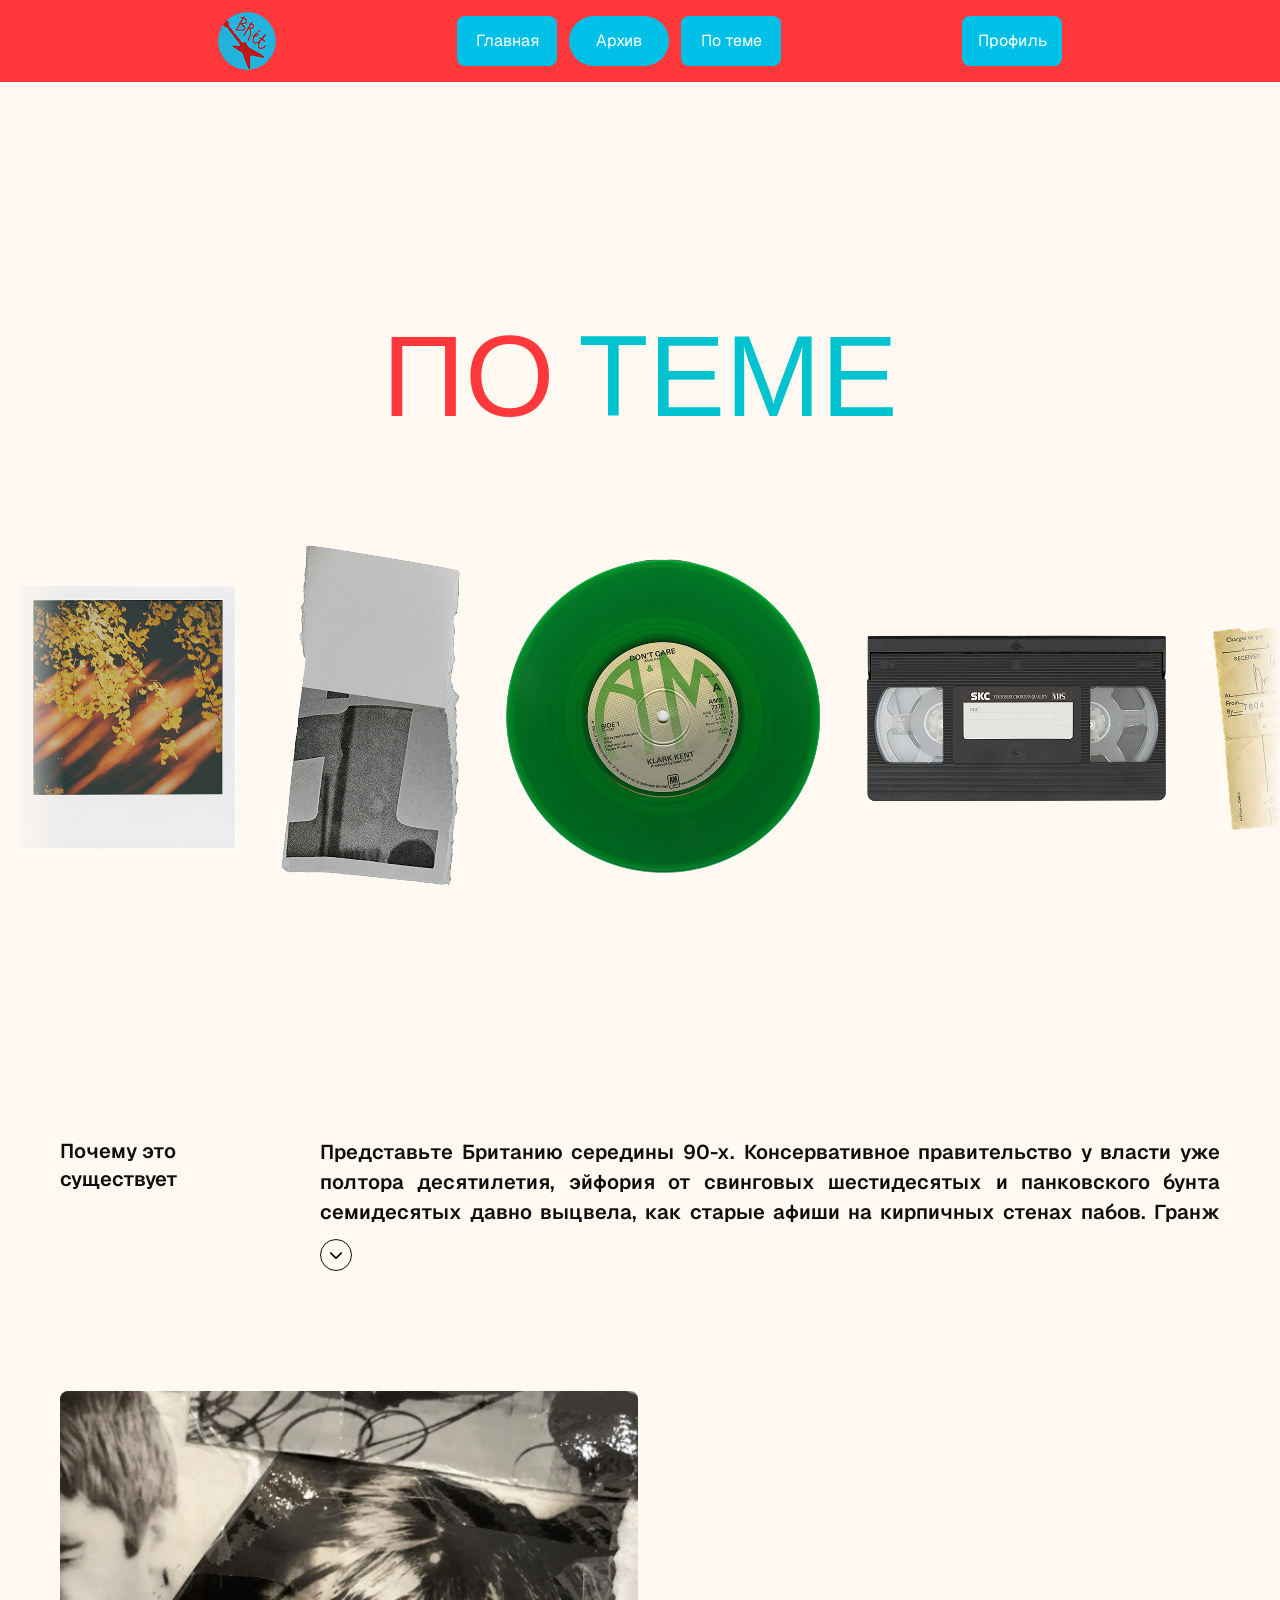
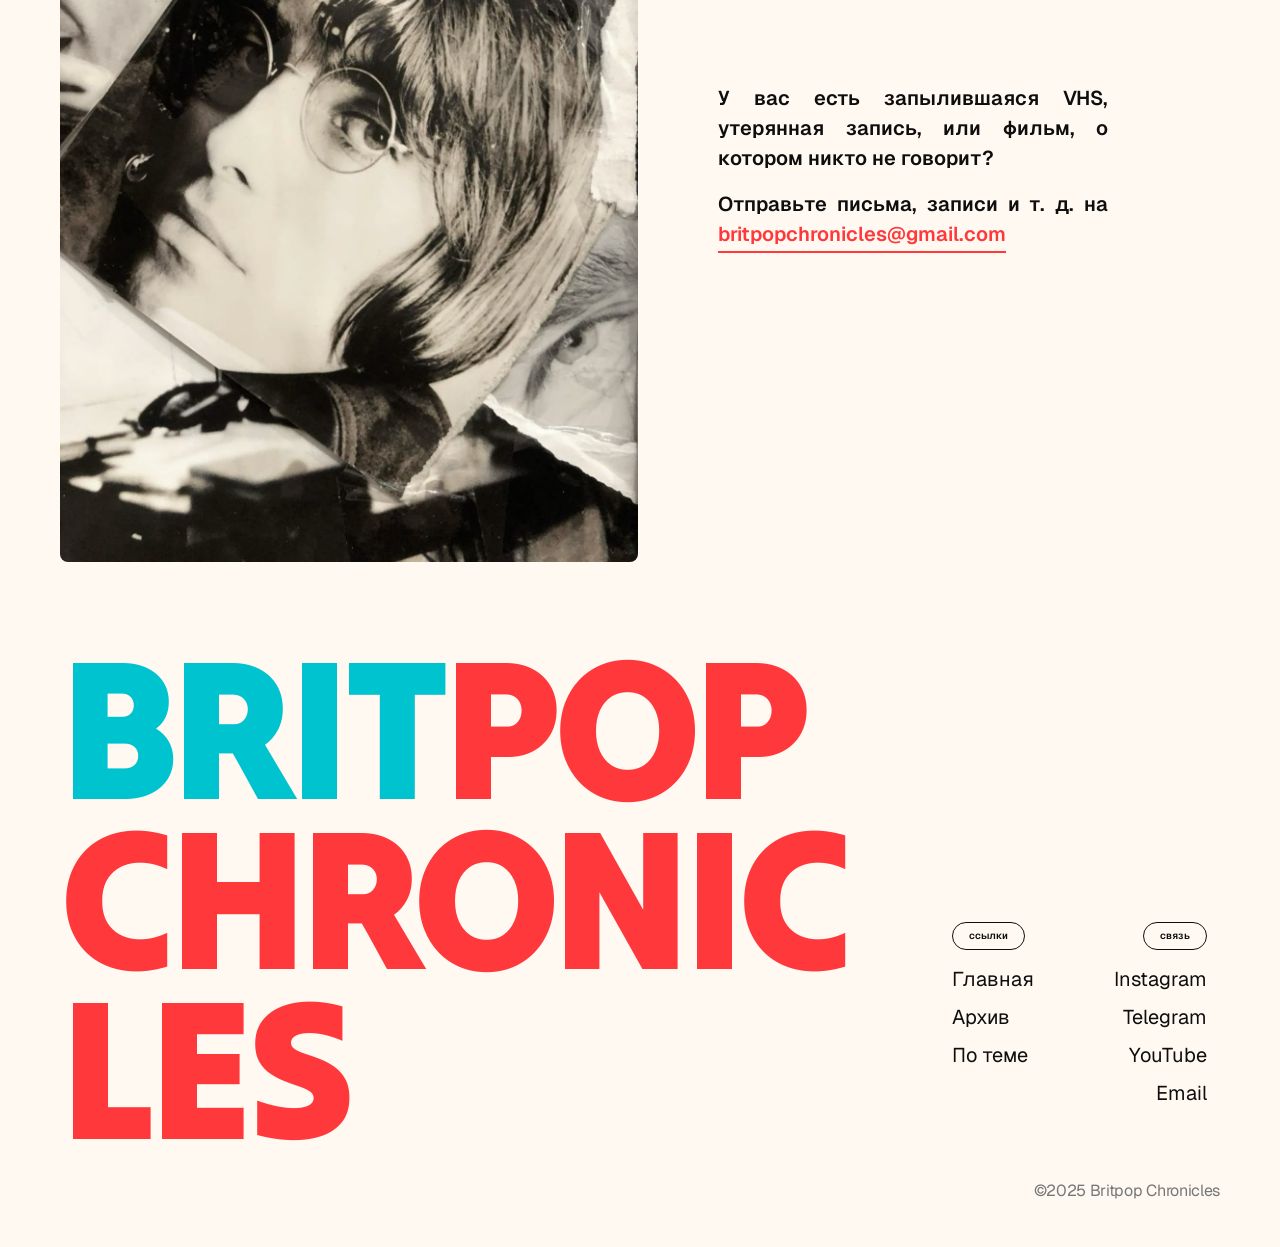
<file: page4.html>
<!DOCTYPE html>
<html lang="ru">
<head>
  <meta charset="UTF-8">
  <meta name="viewport" content="width=device-width, initial-scale=1.0, maximum-scale=1.0, user-scalable=yes, viewport-fit=cover">
  <title>По теме — Britpop Chronicles</title>

  <!-- Автоматическое определение базового пути для GitHub Pages -->
  <script>
    (function() {
      var path = window.location.pathname;
      var base = '/';
      
      if (path !== '/' && path.split('/').length > 2) {
        var parts = path.split('/');
        base = '/' + parts[1] + '/';
      }
      
      var baseElement = document.createElement('base');
      baseElement.href = base;
      document.head.appendChild(baseElement);
    })();
  </script>

  <!-- ШРИФТЫ -->
  <link rel="preconnect" href="https://fonts.googleapis.com">
  <link rel="preconnect" href="https://fonts.gstatic.com" crossorigin>
  <link href="https://fonts.googleapis.com/css2?family=Lora&family=Roboto:ital,wght@0,100..900;1,100..900&family=Tilt+Warp&display=swap" rel="stylesheet">
  <link href="https://fonts.googleapis.com/css2?family=Geist:wght@100..900&display=swap" rel="stylesheet">
  <link href="https://fonts.googleapis.com/css2?family=Rubik+80s+Fade&display=swap" rel="stylesheet">

  <!-- Font Awesome 6 -->
  <link rel="stylesheet" href="https://cdnjs.cloudflare.com/ajax/libs/font-awesome/6.4.0/css/all.min.css">

  <style>
    * {
      margin: 0;
      padding: 0;
      box-sizing: border-box;
    }

    body {
      font-family: "Geist", system-ui, -apple-system, 'Segoe UI', Roboto, 'Helvetica Neue', Arial, sans-serif;
      background-color: #FFF9F2;
      min-height: 100vh;
      display: flex;
      flex-direction: column;
      align-items: center;
      overflow-x: hidden;
    }

    /* ===== ШАПКА ===== */
    .header {
      width: 100%;
      background-color: #FF383C;
      padding: 12px 0;
      position: relative;
      z-index: 10;
    }

    .header__inner {
      display: flex;
      align-items: center;
      justify-content: space-between;
      width: 100%;
      max-width: 1440px;
      margin: 0 auto;
      padding: 0;
    }

    .header__left {
      flex-shrink: 0;
      margin-left: 218px;
    }

    .logo {
      display: flex;
      align-items: center;
      justify-content: center;
      width: 58px;
      height: 58px;
      border-radius: 50%;
      overflow: hidden;
      text-decoration: none;
      transition: all 0.3s ease;
    }

    .logo img {
      width: 100%;
      height: 100%;
      object-fit: cover;
      display: block;
      transition: opacity 0.3s ease;
    }

    .logo:hover img {
      content: url('images/logo1.png');
    }

    .header__center {
      display: flex;
      gap: 12px;
      align-items: center;
    }

    .header__right {
      flex-shrink: 0;
      margin-right: 218px;
    }

    .nav-btn {
      display: inline-flex;
      align-items: center;
      justify-content: center;
      width: 100px;
      height: 50px;
      background-color: #00C0E8;
      color: #FFF;
      text-decoration: none;
      font-size: 16px;
      font-weight: 400;
      border: none;
      cursor: pointer;
      transition: background-color 0.2s;
      border-radius: 8px;
      white-space: nowrap;
      line-height: 1;
    }

    .nav-btn--archive {
      border-radius: 40px;
    }

    .nav-btn--profile {
      border-radius: 8px;
    }

    .nav-btn:hover {
      background-color: #000000;
    }

    /* ===== ОСНОВНОЙ КОНТЕНТ ===== */
    .main-content {
      width: 100%;
      display: flex;
      flex-direction: column;
      align-items: center;
      flex: 1;
    }

    /* ===== ЗАГОЛОВОК "ПО ТЕМЕ" ===== */
    .page-title-wrapper {
      width: 100%;
      display: flex;
      justify-content: center;
      margin-top: 235px;
    }

    .page-title {
      font-family: "Tilt Warp", sans-serif;
      font-size: 115px;
      font-weight: 400;
      color: #000000;
      line-height: 1;
      text-transform: uppercase;
      text-align: center;
    }

    .page-title .po {
      color: #FF383C;
    }

    .page-title .teme {
      color: #00C3D0;
    }

    /* ===== БЕСКОНЕЧНАЯ АНИМАЦИЯ VINYL ===== */
    .vinyl-scroll-wrapper {
      width: 100%;
      margin-top: 90px;
      overflow: hidden;
      position: relative;
      mask-image: linear-gradient(
        to right,
        transparent 0%,
        black 5%,
        black 95%,
        transparent 100%
      );
      -webkit-mask-image: linear-gradient(
        to right,
        transparent 0%,
        black 5%,
        black 95%,
        transparent 100%
      );
    }

    .vinyl-scroll-track {
      display: flex;
      width: max-content;
      animation: scrollVinyl 20s linear infinite;
      will-change: transform;
    }

    .vinyl-scroll-track:hover {
      animation-play-state: paused;
    }

    .vinyl-item {
      flex-shrink: 0;
      padding: 0 15px;
    }

    .vinyl-item img {
      height: auto;
      width: auto;
      max-height: 500px;
      display: block;
      object-fit: contain;
      transition: transform 0.3s ease, filter 0.3s ease;
    }

    .vinyl-item img:hover {
      transform: scale(1.05);
      filter: brightness(1.1) drop-shadow(0 8px 16px rgba(0,0,0,0.2));
    }

    @keyframes scrollVinyl {
      0% {
        transform: translateX(0);
      }
      100% {
        transform: translateX(-50%);
      }
    }

    /* ===== ТЕКСТОВЫЙ БЛОК ===== */
    .info-block {
      width: 100%;
      max-width: 1200px;
      margin: 0 auto;
      padding: 0 20px;
      margin-top: 225px;
    }

    .info-block__inner {
      display: flex;
      gap: 60px;
      align-items: flex-start;
    }

    .info-block__title {
      font-family: "Geist", sans-serif;
      font-weight: 600;
      font-size: 20px;
      color: #0F0E0E;
      flex-shrink: 0;
      width: 200px;
      line-height: 1.4;
    }

    .info-block__content {
      flex: 1;
      position: relative;
    }

    .info-block__text {
      font-family: "Geist", sans-serif;
      font-weight: 600;
      font-size: 20px;
      color: #0F0E0E;
      line-height: 1.5;
      text-align: justify;
      overflow: hidden;
      transition: max-height 0.5s ease;
    }

    .info-block__text p {
      margin-bottom: 20px;
    }

    .info-block__text p:last-child {
      margin-bottom: 0;
    }

    .info-block__text.collapsed {
      max-height: 90px;
    }

    .info-block__text.expanded {
      max-height: 3000px;
    }

    .ellipsis-hint {
      display: inline;
    }

    .info-block__text.expanded .ellipsis-hint {
      display: none;
    }

    .info-block__toggle {
      display: inline-flex;
      align-items: center;
      justify-content: center;
      width: 32px;
      height: 32px;
      border-radius: 50%;
      border: 1px solid #0F0E0E;
      background: transparent;
      cursor: pointer;
      margin-top: 12px;
      transition: all 0.3s ease;
      font-size: 14px;
      color: #0F0E0E;
      flex-shrink: 0;
    }

    .info-block__toggle:hover {
      background-color: #FF383C;
      border-color: #FF383C;
      color: #FFF;
    }

    .info-block__toggle i {
      transition: transform 0.3s ease;
    }

    .info-block__toggle.expanded i {
      transform: rotate(180deg);
    }

    /* ===== СЕКЦИЯ С ФОТО LIAM И EMAIL ===== */
    .contact-section {
      width: 100%;
      max-width: 1200px;
      margin: 0 auto;
      padding: 0 20px;
      margin-top: 120px;
      display: flex;
      gap: 40px;
      align-items: center;
    }

    .contact-section__image {
      flex-shrink: 0;
      width: 578px;
      border-radius: 8px;
      overflow: hidden;
    }

    .contact-section__image img {
      width: 100%;
      height: auto;
      display: block;
      object-fit: cover;
      transition: transform 0.4s ease, filter 0.4s ease;
    }

    .contact-section__image img:hover {
      transform: scale(1.03);
      filter: brightness(1.05);
    }

    .contact-section__text {
      width: 390px;
      flex-shrink: 0;
      margin-left: 40px;
      font-family: "Geist", sans-serif;
      font-weight: 600;
      font-size: 20px;
      color: #0F0E0E;
      line-height: 1.5;
      text-align: justify;
    }

    .contact-section__text p {
      margin-bottom: 16px;
    }

    .contact-section__email {
      font-family: "Geist", sans-serif;
      font-weight: 600;
      font-size: 20px;
      color: #FF383C;
      text-decoration: none;
      border-bottom: 2px solid #FF383C;
      transition: all 0.3s ease;
      display: inline-block;
      padding-bottom: 2px;
      white-space: nowrap;
    }

    .contact-section__email:hover {
      color: #00C0E8;
      border-bottom-color: #00C0E8;
    }

    /* ===== ПОДВАЛ ===== */
    .footer-wrapper {
      margin-top: auto;
      width: 100%;
      padding-top: 80px;
    }

    .bottom-section {
      display: flex;
      justify-content: space-between;
      align-items: flex-start;
      gap: 60px;
      width: 100%;
      max-width: 1200px;
      margin: 0 auto;
      padding: 0 20px;
      margin-bottom: 28px;
    }

    .bottom-britpop-title {
      font-family: "Tilt Warp", sans-serif;
      font-weight: 400;
      font-style: normal;
      font-size: 200px;
      line-height: 85%;
      letter-spacing: -0.04em;
      text-transform: uppercase;
      text-align: left;
      flex-shrink: 0;
      text-decoration: none;
      transition: opacity 0.3s ease;
    }

    .bottom-britpop-title:hover {
      opacity: 0.8;
    }

    .bottom-britpop-line {
      display: block;
    }

    .bottom-brit {
      color: #00C3D0;
    }

    .bottom-pop {
      color: #FF383C;
    }

    .bottom-chronic {
      display: block;
      color: #FF383C;
    }

    .bottom-les {
      display: block;
      color: #FF383C;
    }

    .columns-wrapper {
      display: flex;
      gap: 80px;
      margin-top: 280px;
    }

    .bottom-links {
      text-align: left;
    }

    .bottom-social {
      text-align: right;
      margin-right: 13px;
    }

    .rounded-badge {
      font-family: "Geist", sans-serif;
      font-weight: 600;
      font-size: 10px;
      line-height: 1.4;
      color: #0F0E0E;
      border: 1px solid #0F0E0E;
      border-radius: 40px;
      padding: 6px 16px;
      display: inline-block;
      margin-bottom: 15px;
      text-align: center;
      background: transparent;
    }

    .links-list {
      display: flex;
      flex-direction: column;
      gap: 10px;
    }

    .links-list a {
      font-family: "Geist", sans-serif;
      font-weight: 400;
      font-size: 20px;
      line-height: 1.4;
      color: #0F0E0E;
      text-decoration: none;
      transition: color 0.2s ease;
      display: block;
    }

    .links-list a:hover {
      color: #FF383C;
    }

    .copyright {
      width: 100%;
      max-width: 1200px;
      margin: 0 auto;
      padding: 0 20px;
      text-align: right;
      font-family: "Geist", sans-serif;
      font-weight: 400;
      font-size: 16px;
      line-height: 140%;
      letter-spacing: -0.02em;
      color: #777;
      margin-bottom: 45px;
    }

    /* ===== АДАПТИВНОСТЬ ===== */
    @media (max-width: 1024px) {
      .page-title {
        font-size: 80px;
      }
      .page-title-wrapper {
        margin-top: 160px;
      }
      .vinyl-item img {
        max-height: 380px;
      }
      .info-block {
        margin-top: 140px;
      }
      .info-block__inner {
        gap: 40px;
      }
      .info-block__title {
        width: 160px;
      }
      .contact-section {
        gap: 20px;
      }
      .contact-section__image {
        width: 45%;
      }
      .contact-section__text {
        width: auto;
        flex: 1;
        margin-left: 20px;
        font-size: 16px;
      }
      .contact-section__email {
        font-size: 16px;
      }
      .bottom-britpop-title { font-size: 120px; }
      .columns-wrapper { margin-top: 180px; gap: 40px; }
    }

    @media (max-width: 768px) {
      .header__inner { 
        flex-wrap: wrap; 
        gap: 12px; 
        justify-content: center;
        padding: 0 16px;
      }
      .header__left, .header__center, .header__right { 
        margin: 0 !important;
      }
      .nav-btn { width: 80px; height: 40px; font-size: 14px; }

      .page-title {
        font-size: 52px;
      }
      .page-title-wrapper {
        margin-top: 100px;
      }

      .vinyl-scroll-wrapper {
        margin-top: 50px;
      }
      .vinyl-item img {
        max-height: 280px;
      }

      .info-block {
        margin-top: 80px;
        padding: 0 30px;
      }
      .info-block__inner {
        flex-direction: column;
        gap: 16px;
      }
      .info-block__title {
        width: 100%;
        font-size: 18px;
      }
      .info-block__text {
        font-size: 16px;
        line-height: 1.6;
      }
      .info-block__text p {
        margin-bottom: 16px;
      }

      .contact-section {
        margin-top: 80px;
        flex-direction: row;
        gap: 16px;
        align-items: center;
        padding: 0 30px;
      }
      .contact-section__image {
        width: 40%;
        min-width: 120px;
      }
      .contact-section__text {
        width: auto;
        flex: 1;
        margin-left: 16px;
        font-size: 14px;
      }
      .contact-section__text p {
        margin-bottom: 10px;
      }
      .contact-section__email {
        font-size: 14px;
        white-space: normal;
        word-break: break-all;
      }

      .footer-wrapper { padding-top: 60px; }
      .bottom-section { 
        flex-direction: column;
        align-items: flex-start;
        gap: 30px;
        margin-bottom: 20px;
      }
      .bottom-britpop-title { font-size: 70px; }
      .columns-wrapper {
        flex-direction: row;
        justify-content: space-between;
        gap: 40px;
        width: 100%;
        margin-top: 0;
      }
      .bottom-links, .bottom-social {
        text-align: left;
        margin-right: 0;
        flex: 1;
      }
      .bottom-social { text-align: left; }
      .links-list a { font-size: 18px; }
      .rounded-badge { font-size: 9px; }
      .copyright { margin-bottom: 30px; font-size: 14px; text-align: center; }
    }

    @media (max-width: 480px) {
      .page-title {
        font-size: 36px;
      }
      .page-title-wrapper {
        margin-top: 70px;
      }
      .vinyl-scroll-wrapper {
        margin-top: 40px;
      }
      .vinyl-item img {
        max-height: 200px;
      }
      .info-block {
        margin-top: 60px;
        padding: 0 24px;
      }
      .info-block__text {
        font-size: 15px;
      }
      .info-block__text p {
        margin-bottom: 14px;
      }
      .info-block__title {
        font-size: 16px;
      }
      .contact-section {
        margin-top: 60px;
        gap: 12px;
        flex-direction: row;
        padding: 0 24px;
      }
      .contact-section__image {
        width: 40%;
        min-width: 100px;
      }
      .contact-section__text {
        font-size: 12px;
        margin-left: 12px;
      }
      .contact-section__email {
        font-size: 12px;
      }
      .bottom-britpop-title { font-size: 48px; }
      .columns-wrapper { gap: 20px; }
      .links-list a { font-size: 14px; }
      .copyright { font-size: 12px; }
      .nav-btn { width: 70px; height: 36px; font-size: 12px; }
    }

    @media (max-width: 360px) {
      .header__center { gap: 8px; }
      .nav-btn { width: 60px; height: 32px; font-size: 11px; }
      .page-title { font-size: 28px; }
      .vinyl-item img {
        max-height: 160px;
      }
      .info-block {
        padding: 0 20px;
      }
      .contact-section {
        padding: 0 20px;
      }
      .contact-section__text {
        font-size: 11px;
      }
      .contact-section__email {
        font-size: 11px;
      }
      .bottom-britpop-title { font-size: 36px; }
      .columns-wrapper { flex-direction: column; gap: 30px; }
    }
  </style>
</head>
<body>

<!-- ===== ШАПКА ===== -->
<header class="header">
  <div class="header__inner">
    <div class="header__left">
      <a href="index.html" class="logo" title="На главную">
        <img src="images/logo.png" alt="Логотип">
      </a>
    </div>
    <div class="header__center">
      <a href="index.html" class="nav-btn">Главная</a>
      <a href="page3.html" class="nav-btn nav-btn--archive">Архив</a>
      <a href="page4.html" class="nav-btn">По теме</a>
    </div>
    <div class="header__right">
      <a href="profile.html" class="nav-btn nav-btn--profile">Профиль</a>
    </div>
  </div>
</header>

<!-- ===== ОСНОВНОЙ КОНТЕНТ ===== -->
<div class="main-content">

  <!-- ЗАГОЛОВОК "ПО ТЕМЕ" -->
  <div class="page-title-wrapper">
    <h1 class="page-title">
      <span class="po">ПО</span> <span class="teme">ТЕМЕ</span>
    </h1>
  </div>

  <!-- БЕСКОНЕЧНАЯ АНИМАЦИЯ VINYL ВПРАВО -->
  <div class="vinyl-scroll-wrapper">
    <div class="vinyl-scroll-track">
      <div class="vinyl-item"><img src="images/vinyl.png" alt="Винил"></div>
      <div class="vinyl-item"><img src="images/vinyl.png" alt="Винил"></div>
      <div class="vinyl-item"><img src="images/vinyl.png" alt="Винил"></div>
      <div class="vinyl-item"><img src="images/vinyl.png" alt="Винил"></div>
      <div class="vinyl-item"><img src="images/vinyl.png" alt="Винил"></div>
      <div class="vinyl-item"><img src="images/vinyl.png" alt="Винил"></div>
      <div class="vinyl-item"><img src="images/vinyl.png" alt="Винил"></div>
      <div class="vinyl-item"><img src="images/vinyl.png" alt="Винил"></div>
      <div class="vinyl-item"><img src="images/vinyl.png" alt="Винил"></div>
      <div class="vinyl-item"><img src="images/vinyl.png" alt="Винил"></div>
      <div class="vinyl-item"><img src="images/vinyl.png" alt="Винил"></div>
      <div class="vinyl-item"><img src="images/vinyl.png" alt="Винил"></div>
    </div>
  </div>

  <!-- ТЕКСТОВЫЙ БЛОК -->
  <div class="info-block">
    <div class="info-block__inner">
      <h2 class="info-block__title">Почему это существует</h2>
      <div class="info-block__content">
        <div class="info-block__text collapsed" id="infoText">
          <p>Представьте Британию середины 90-х. Консервативное правительство у власти уже полтора десятилетия, эйфория от свинговых шестидесятых и панковского бунта семидесятых давно выцвела, как старые афиши на кирпичных стенах пабов. Гранж из<span class="ellipsis-hint">…</span> Сиэтла накрыл мир волной фланелевых рубашек и экзистенциальной тоски, но в британских городках и пригородах зрело что-то своё — дерзкое, ироничное, одетое в куртки-бомберы и кроссовки Adidas. Это было время, когда молодёжь вновь захотела услышать собственный голос — не американский, а британский, с акцентом родных улиц, пабов и футбольных трибун. Бритпоп стал не просто музыкальным жанром, а культурным манифестом целого поколения, которое устало от серости и искало свой гимн. Blur и Oasis, две группы-антипода, превратили этот порыв в настоящую битву за звание голоса нации, и их противостояние вышло далеко за пределы чартов, став отражением классовых, региональных и эстетических расколов британского общества.</p>
          <p>Этот сайт — попытка собрать воедино осколки той эпохи: забытые интервью, пожелтевшие сканы журналов, концертные записи на потрёпанных кассетах и истории, которые никогда не попадали на первые полосы. Мы не просто пересказываем факты — мы пытаемся передать воздух девяностых, тот самый электрический треск перед выходом на сцену, когда всё могло измениться в один момент. Это место для тех, кто помнит, и тех, кто хочет понять, почему спустя тридцать лет бритпоп продолжает звучать так же свежо, как в тот самый первый раз.</p>
        </div>
        <button class="info-block__toggle collapsed" id="infoToggle" aria-label="Развернуть текст">
          <i class="fa-solid fa-chevron-down"></i>
        </button>
      </div>
    </div>
  </div>

  <!-- СЕКЦИЯ С ФОТО LIAM И EMAIL -->
  <div class="contact-section">
    <div class="contact-section__image">
      <img src="images/liamg.png" alt="Лиам Галлахер">
    </div>
    <div class="contact-section__text">
      <p>У вас есть запылившаяся VHS, утерянная запись, или фильм, о котором никто не говорит?</p>
      <p>Отправьте письма, записи и т. д. на <a href="mailto:britpopchronicles@gmail.com" class="contact-section__email">britpopchronicles@gmail.com</a></p>
    </div>
  </div>

</div>

<!-- ===== ПОДВАЛ ===== -->
<div class="footer-wrapper">
  <div class="bottom-section">
    <a href="index.html" class="bottom-britpop-title" title="На главную страницу">
      <span class="bottom-britpop-line">
        <span class="bottom-brit">BRIT</span><span class="bottom-pop">POP</span>
      </span>
      <span class="bottom-chronic">CHRONIC</span>
      <span class="bottom-les">LES</span>
    </a>
    
    <div class="columns-wrapper">
      <div class="bottom-links">
        <div class="rounded-badge">ссылки</div>
        <div class="links-list">
          <a href="index.html">Главная</a>
          <a href="page3.html">Архив</a>
          <a href="page4.html">По теме</a>
        </div>
      </div>
      
      <div class="bottom-social">
        <div class="rounded-badge">связь</div>
        <div class="links-list">
          <a href="https://www.instagram.com/britpop_chronicles?igsh=MTByY2dnMGt5cGw3ag==">Instagram</a>
          <a href="https://t.me/britpopcch">Telegram</a>
          <a href="https://www.youtube.com/?app=desktop&hl=ru">YouTube</a>
          <a href="#">Email</a>
        </div>
      </div>
    </div>
  </div>

  <div class="copyright">
    ©2025 Britpop Chronicles
  </div>
</div>

<!-- СКРИПТ ДЛЯ РАСКРЫТИЯ/СКРЫТИЯ ТЕКСТА -->
<script>
  const infoToggle = document.getElementById('infoToggle');
  const infoText = document.getElementById('infoText');

  infoToggle.addEventListener('click', () => {
    const isCollapsed = infoText.classList.contains('collapsed');
    
    if (isCollapsed) {
      infoText.classList.remove('collapsed');
      infoText.classList.add('expanded');
      infoToggle.classList.remove('collapsed');
      infoToggle.classList.add('expanded');
    } else {
      infoText.classList.remove('expanded');
      infoText.classList.add('collapsed');
      infoToggle.classList.remove('expanded');
      infoToggle.classList.add('collapsed');
    }
  });
</script>

</body>
</html>
</file>
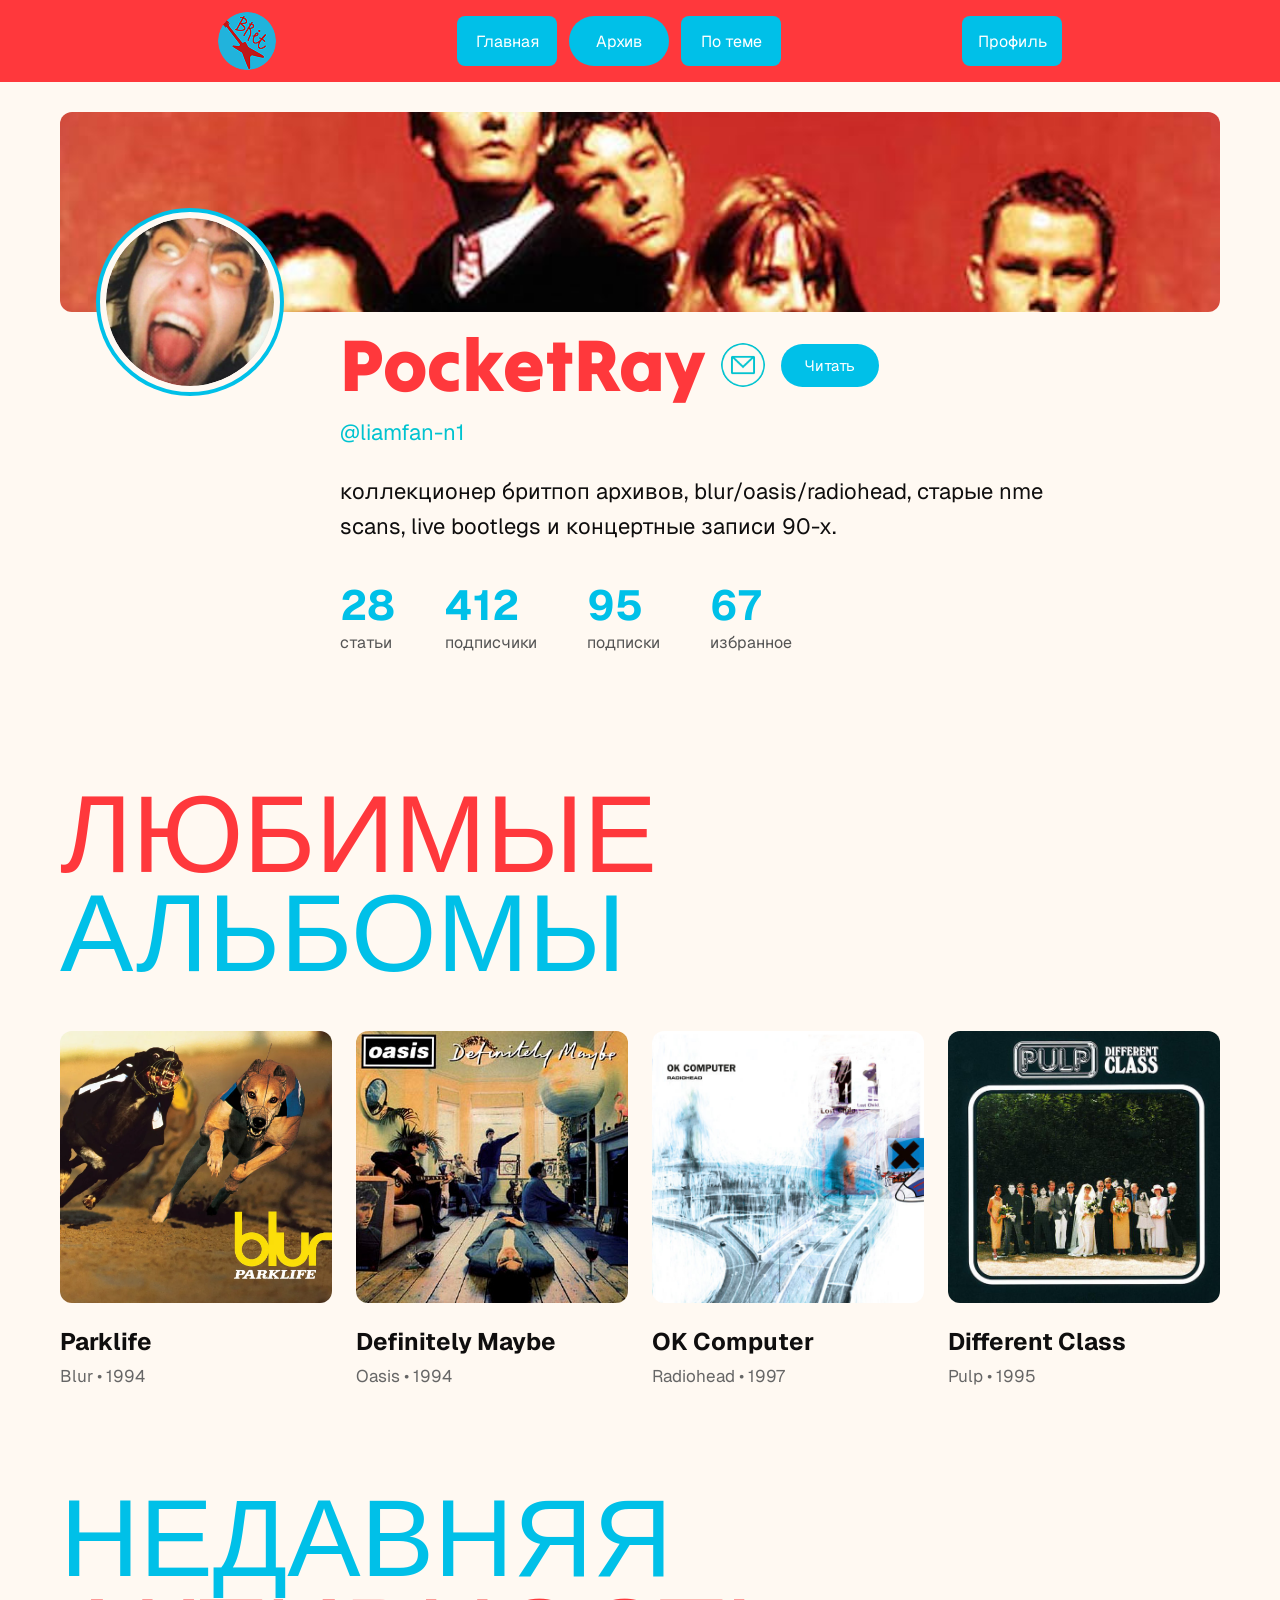
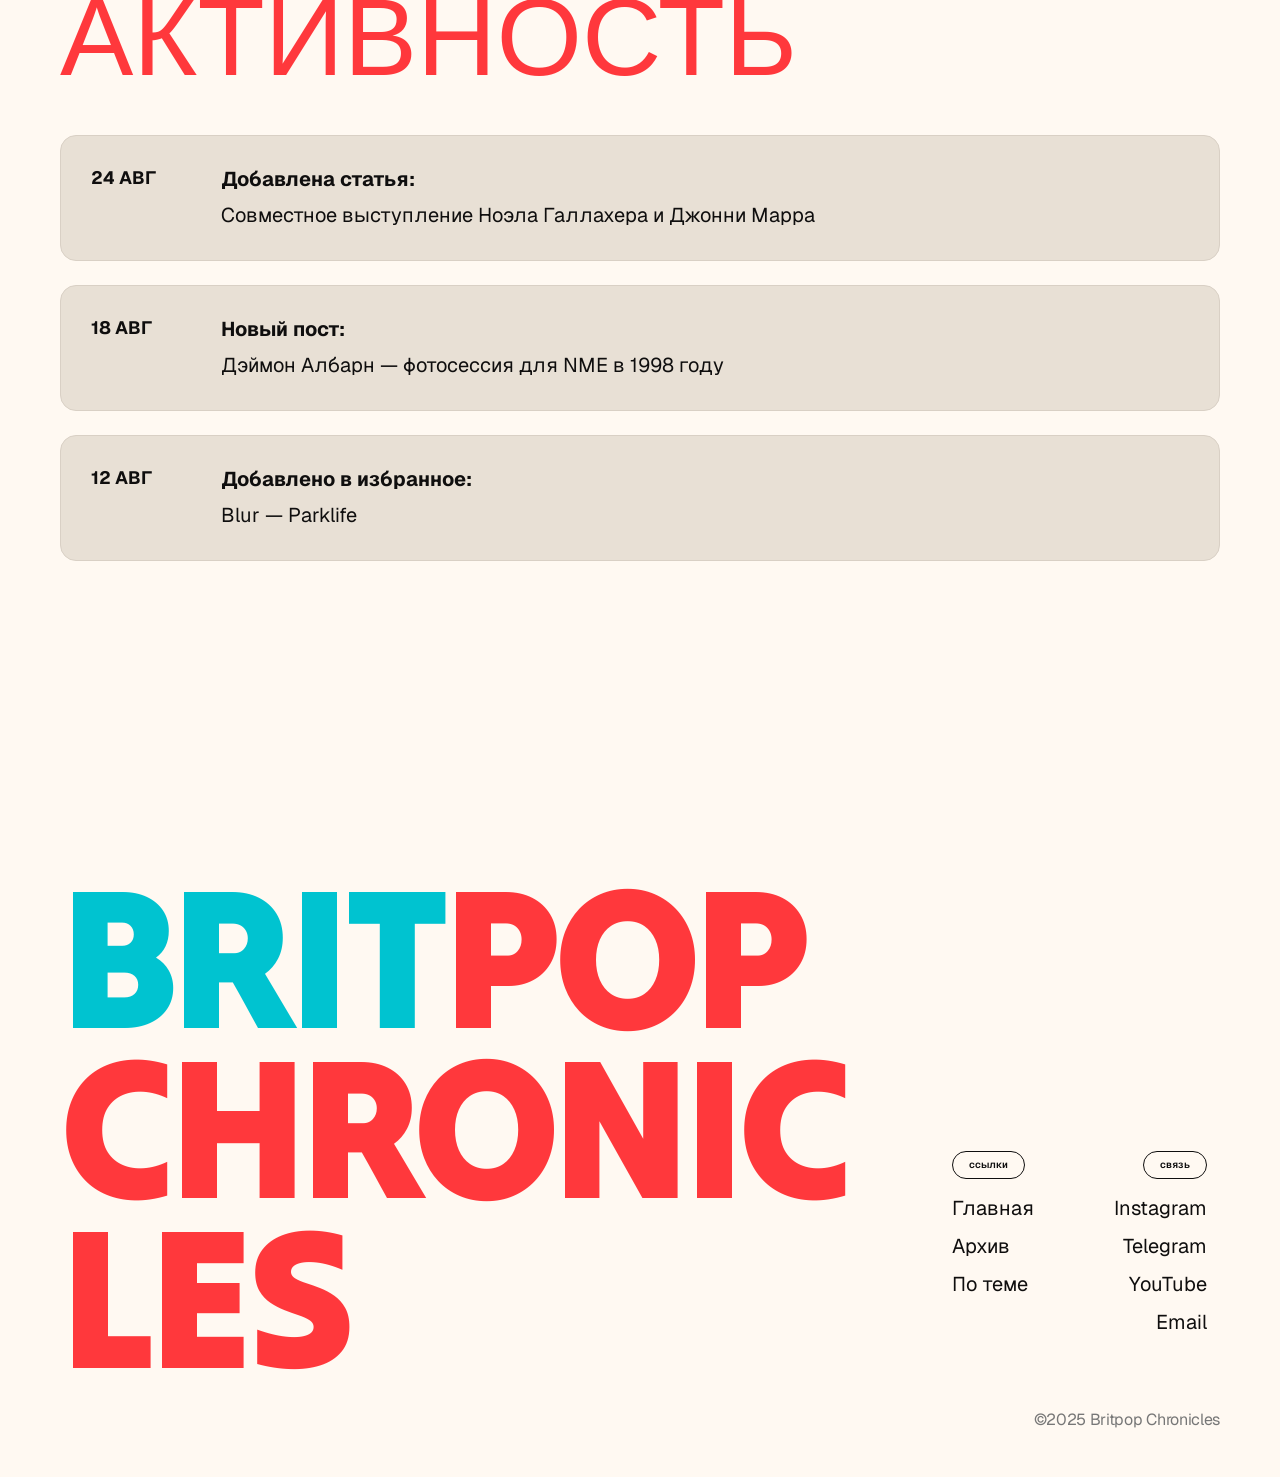
<file: profile.html>
<!DOCTYPE html>
<html lang="ru">
<head>
<meta charset="UTF-8">
<meta name="viewport" content="width=device-width, initial-scale=1.0">
<title>Профиль — Britpop Chronicles</title>

<!-- Автоматическое определение базового пути для GitHub Pages -->
<script>
  (function() {
    var path = window.location.pathname;
    var base = '/';
    
    if (path !== '/' && path.split('/').length > 2) {
      var parts = path.split('/');
      base = '/' + parts[1] + '/';
    }
    
    var baseElement = document.createElement('base');
    baseElement.href = base;
    document.head.appendChild(baseElement);
  })();
</script>

<!-- ШРИФТЫ -->
<link rel="preconnect" href="https://fonts.googleapis.com">
<link rel="preconnect" href="https://fonts.gstatic.com" crossorigin>

<link href="https://fonts.googleapis.com/css2?family=Rubik+80s+Fade&display=swap" rel="stylesheet">
<link href="https://fonts.googleapis.com/css2?family=Tilt+Warp&display=swap" rel="stylesheet">
<link href="https://fonts.googleapis.com/css2?family=Geist:wght@100..900&display=swap" rel="stylesheet">

<style>

*{
  margin:0;
  padding:0;
  box-sizing:border-box;
}

body{
  font-family:"Geist", sans-serif;
  background:#FFF9F2;
  color:#0F0E0E;
  min-height:100vh;
  display:flex;
  flex-direction:column;
  align-items:center;
}

/* ================= HEADER ================= */

.header{
  width:100%;
  background:#FF383C;
  padding:12px 0;
}

.header__inner{
  display:flex;
  align-items:center;
  justify-content:space-between;
  width:100%;
  max-width:1440px;
  margin:0 auto;
}

.header__left{
  margin-left:218px;
}

.header__right{
  margin-right:218px;
}

.header__center{
  display:flex;
  gap:12px;
}

.logo{
  width:58px;
  height:58px;
  border-radius:50%;
  overflow:hidden;
  display:flex;
  align-items:center;
  justify-content:center;
  text-decoration:none;
  transition:all 0.3s ease;
}

.logo img{
  width:100%;
  height:100%;
  object-fit:cover;
  display:block;
  transition:opacity 0.3s ease;
}

.logo:hover img{
  content:url('images/logo1.png');
}

.nav-btn{
  width:100px;
  height:50px;
  border:none;
  border-radius:8px;
  background:#00C0E8;
  color:white;
  text-decoration:none;
  display:flex;
  align-items:center;
  justify-content:center;
  font-size:16px;
  transition:.2s;
}

.nav-btn:hover{
  background:black;
}

.nav-btn--archive{
  border-radius:40px;
}

/* ================= MAIN ================= */

.container{
  width:100%;
  max-width:1200px;
  padding:0 20px;
}

/* ================= PROFILE COVER BANNER ================= */

.profile-cover-wrapper{
  width:100%;
  max-width:1200px;
  margin:30px auto 0 auto;
  padding:0 20px;
}

.profile-cover{
  width:100%;
  height:200px;
  border-radius:12px;
  overflow:visible;
  position:relative;
}

.profile-cover img{
  width:100%;
  height:100%;
  object-fit:cover;
  object-position:center 20%;
  display:block;
  border-radius:12px;
}

/* ================= PROFILE ================= */

.profile-page{
  margin-top:-100px;
  margin-bottom:100px;
  position:relative;
  z-index:2;
}

/* HEADER */

.profile-header{
  display:flex;
  align-items:flex-start;
  gap:60px;
  margin-bottom:130px;
}

.profile-avatar{
  width:180px;
  height:180px;
  border-radius:50%;
  overflow:hidden;
  flex-shrink:0;
  border:6px solid #FFF9F2;
  box-shadow:0 0 0 4px #00C0E8;
  background:#FFF9F2;
  margin-left:40px;
}

.profile-avatar img{
  width:100%;
  height:100%;
  object-fit:cover;
  display:block;
  border-radius:50%;
}

.profile-main-info{
  flex:1;
  padding-top:120px;
}

.profile-top-line{
  display:flex;
  align-items:center;
  gap:16px;
  margin-bottom:16px;
}

.profile-name{
  font-family:"Tilt Warp", sans-serif;
  font-size:74px;
  line-height:0.9;
  color:#FF383C;
}

.message-btn{
  width:44px;
  height:44px;
  border-radius:50%;
  overflow:hidden;
  border:none;
  background:transparent;
  cursor:pointer;
  transition:all 0.3s ease;
  flex-shrink:0;
  display:flex;
  align-items:center;
  justify-content:center;
}

.message-btn img{
  width:100%;
  height:100%;
  object-fit:cover;
  display:block;
  transition:opacity 0.3s ease;
}

.message-btn:hover img{
  content:url('images/message1.png');
}

.message-btn:hover{
  transform:scale(1.1);
  box-shadow:0 4px 12px rgba(0,0,0,0.15);
}

.follow-btn{
  border:2px solid transparent;
  background:#00C0E8;
  color:white;
  font-family:"Geist", sans-serif;
  font-size:15px;
  padding:10px 22px;
  border-radius:40px;
  cursor:pointer;
  transition:all 0.3s ease;
  outline:none;
}

.follow-btn:hover{
  background:black;
  border-color:black;
}

.follow-btn:active,
.follow-btn.active{
  background:white;
  color:#00C3D0;
  border-color:#00C3D0;
}

.profile-username{
  font-size:22px;
  line-height:1.6;
  color:#00C3D0;
  margin-bottom:24px;
}

.profile-bio{
  font-size:22px;
  line-height:1.6;
  max-width:760px;
  margin-bottom:34px;
}

.profile-stats{
  display:flex;
  gap:50px;
}

.profile-stat{
  display:flex;
  flex-direction:column;
}

.stat-number{
  font-size:42px;
  font-weight:700;
  color:#00C0E8;
}

.stat-label{
  font-size:16px;
  color:#555;
}

/* ===== TITLES ===== */

.section-heading{
  margin-bottom:50px;
}

.heading-red,
.heading-blue{
  font-family:"Tilt Warp", sans-serif;
  font-size:110px;
  line-height:0.9;
  text-transform:uppercase;
  display:block;
}

.heading-red{
  color:#FF383C;
}

.heading-blue{
  color:#00C0E8;
}

/* ===== FAVORITES ===== */

.favorites-section{
  margin-bottom:100px;
}

.favorites-grid{
  display:grid;
  grid-template-columns:repeat(4,1fr);
  gap:24px;
}

.favorite-card{
  transition:.3s;
}

.favorite-card:hover{
  transform:translateY(-8px);
}

.favorite-card img{
  width:100%;
  aspect-ratio:1/1;
  object-fit:cover;
  border-radius:12px;
  margin-bottom:18px;
}

.favorite-title{
  font-size:24px;
  font-weight:700;
  margin-bottom:8px;
}

.favorite-subtitle{
  font-size:17px;
  color:#666;
}

/* ===== ACTIVITY ===== */

.activity-section{
  margin-bottom:60px;
}

.activity-feed{
  display:flex;
  flex-direction:column;
  gap:24px;
}

.activity-item{
  display:flex;
  gap:40px;
  padding:30px;
  border-radius:16px;
  background:#E8E0D5;
  border:1px solid #D9D0C5;
  transition:.3s;
}

.activity-item:hover{
  transform:translateX(8px);
  border-color:#C5BBAF;
}

.activity-date{
  font-size:18px;
  font-weight:700;
  color:#0F0E0E;
  min-width:90px;
}

.activity-title{
  font-size:20px;
  font-weight:700;
  margin-bottom:8px;
  color:#0F0E0E;
}

.activity-text{
  font-size:20px;
  line-height:1.5;
  color:#0F0E0E;
}

/* ================= FOOTER ================= */

.footer-wrapper{
  margin-top:210px;
  width:100%;
}

.bottom-section{
  display:flex;
  justify-content:space-between;
  align-items:flex-start;
  gap:60px;
  width:100%;
  max-width:1200px;
  margin:0 auto;
  padding:0 20px;
  margin-bottom:28px;
}

.bottom-britpop-title{
  font-family:"Tilt Warp", sans-serif;
  font-weight:400;
  font-style:normal;
  font-size:200px;
  line-height:85%;
  letter-spacing:-0.04em;
  text-transform:uppercase;
  text-align:left;
  flex-shrink:0;
  text-decoration:none;
  transition:opacity 0.3s ease;
}

.bottom-britpop-title:hover{
  opacity:0.8;
}

.bottom-britpop-line{
  display:block;
}

.bottom-brit{
  color:#00C3D0;
}

.bottom-pop{
  color:#FF383C;
}

.bottom-chronic{
  display:block;
  color:#FF383C;
}

.bottom-les{
  display:block;
  color:#FF383C;
}

.columns-wrapper{
  display:flex;
  gap:80px;
  margin-top:280px;
}

.bottom-links{
  text-align:left;
}

.bottom-social{
  text-align:right;
  margin-right:13px;
}

.rounded-badge{
  font-family:"Geist", sans-serif;
  font-weight:600;
  font-size:10px;
  line-height:1.4;
  color:#0F0E0E;
  border:1px solid #0F0E0E;
  border-radius:40px;
  padding:6px 16px;
  display:inline-block;
  margin-bottom:15px;
  text-align:center;
  background:transparent;
}

.links-list{
  display:flex;
  flex-direction:column;
  gap:10px;
}

.links-list a{
  font-family:"Geist", sans-serif;
  font-weight:400;
  font-size:20px;
  line-height:1.4;
  color:#0F0E0E;
  text-decoration:none;
  transition:color 0.2s ease;
  display:block;
}

.links-list a:hover{
  color:#FF383C;
}

.copyright{
  width:100%;
  max-width:1200px;
  margin:0 auto;
  padding:0 20px;
  text-align:right;
  font-family:"Geist", sans-serif;
  font-weight:400;
  font-size:16px;
  line-height:140%;
  letter-spacing:-0.02em;
  color:#777;
  margin-bottom:45px;
}

/* ================= MOBILE ================= */

@media(max-width:1200px){
  .bottom-section{
    flex-wrap:wrap;
  }
}

@media(max-width:1024px){
  .bottom-britpop-title{font-size:120px;}
  .columns-wrapper{margin-top:180px;gap:40px;}
}

@media(max-width:1000px){

  .favorites-grid{
    grid-template-columns:repeat(2,1fr);
    gap:16px;
  }

  .favorite-card img{
    aspect-ratio:1/1;
  }

  .favorite-title{
    font-size:18px;
  }

  .favorite-subtitle{
    font-size:14px;
  }

}

@media(max-width:768px){

  .header__inner{
    flex-wrap:wrap;
    gap:12px;
    justify-content:center;
    padding:0 16px;
  }

  .header__left,
  .header__center,
  .header__right{
    margin:0 !important;
  }

  .nav-btn{
    width:80px;
    height:40px;
    font-size:14px;
  }

  .profile-cover-wrapper{
    margin-top:20px;
  }

  .profile-cover{
    height:150px;
  }

  .profile-page{
    margin-top:-60px;
    margin-bottom:60px;
  }

  .profile-header{
    flex-direction:column;
    gap:30px;
  }

  .profile-avatar{
    width:120px;
    height:120px;
    border-width:4px;
    margin-left:0;
  }

  .profile-main-info{
    padding-top:0;
  }

  .profile-name{
    font-size:46px;
  }

  .profile-username{
    font-size:18px;
  }

  .profile-bio{
    font-size:18px;
  }

  .profile-stats{
    gap:30px;
  }

  .heading-red,
  .heading-blue{
    font-size:60px;
  }

  .favorites-section{
    margin-bottom:60px;
  }

  .activity-section{
    margin-bottom:40px;
  }

  .favorites-grid{
    grid-template-columns:repeat(2,1fr);
    gap:12px;
  }

  .favorite-card img{
    aspect-ratio:1/1;
    border-radius:8px;
    margin-bottom:10px;
  }

  .favorite-title{
    font-size:16px;
  }

  .favorite-subtitle{
    font-size:13px;
  }

  .activity-item{
    flex-direction:column;
    gap:14px;
  }

  .footer-wrapper{
    margin-top:100px;
  }

  .bottom-section{
    flex-direction:column;
    align-items:flex-start;
    gap:30px;
  }

  .bottom-britpop-title{
    font-size:70px;
  }

  .columns-wrapper{
    flex-direction:row;
    justify-content:space-between;
    gap:40px;
    width:100%;
    margin-top:0;
  }

  .bottom-links,
  .bottom-social{
    text-align:left;
    margin-right:0;
    flex:1;
  }

  .bottom-social{
    text-align:left;
  }

  .links-list a{
    font-size:18px;
  }

  .rounded-badge{
    font-size:9px;
  }

  .copyright{
    margin-bottom:30px;
    font-size:14px;
    text-align:center;
  }

}

@media(max-width:480px){

  .header__inner{
    flex-wrap:wrap;
    gap:12px;
    justify-content:center;
    padding:0 16px;
  }

  .header__left,
  .header__center,
  .header__right{
    margin:0 !important;
  }

  .nav-btn{
    width:70px;
    height:36px;
    font-size:12px;
  }

  .profile-cover-wrapper{
    margin-top:20px;
  }

  .profile-cover{
    height:120px;
  }

  .profile-cover img{
    object-position:center 15%;
  }

  .profile-page{
    margin-top:-50px;
    margin-bottom:40px;
  }

  .profile-avatar{
    width:100px;
    height:100px;
    border-width:3px;
    margin-left:0;
  }

  .profile-name{
    font-size:34px;
  }

  .profile-username{
    font-size:16px;
  }

  .heading-red,
  .heading-blue{
    font-size:42px;
  }

  .favorites-section{
    margin-bottom:50px;
  }

  .activity-section{
    margin-bottom:30px;
  }

  .favorites-grid{
    grid-template-columns:repeat(2,1fr);
    gap:10px;
  }

  .favorite-card img{
    aspect-ratio:1/1;
    border-radius:8px;
    margin-bottom:8px;
  }

  .favorite-title{
    font-size:14px;
  }

  .favorite-subtitle{
    font-size:12px;
  }

  .profile-stats{
    gap:20px;
  }

  .stat-number{
    font-size:28px;
  }

  .bottom-britpop-title{
    font-size:48px;
  }

  .columns-wrapper{
    gap:20px;
  }

  .links-list a{
    font-size:14px;
  }

  .copyright{
    font-size:12px;
    margin-bottom:30px;
  }

  .footer-wrapper{
    margin-top:60px;
  }

}

@media(max-width:360px){

  .header__center{
    gap:8px;
  }

  .nav-btn{
    width:60px;
    height:32px;
    font-size:11px;
  }

  .bottom-britpop-title{
    font-size:36px;
  }

  .columns-wrapper{
    flex-direction:column;
    gap:30px;
  }

}

</style>
</head>

<body>

<!-- HEADER -->

<header class="header">

  <div class="header__inner">

    <div class="header__left">
      <a href="index.html" class="logo">
        <img src="images/logo.png" alt="">
      </a>
    </div>

    <div class="header__center">
      <a href="index.html" class="nav-btn">Главная</a>
      <a href="page3.html" class="nav-btn nav-btn--archive">Архив</a>
      <a href="page4.html" class="nav-btn">По теме</a>
    </div>

    <div class="header__right">
      <a href="profile.html" class="nav-btn">Профиль</a>
    </div>

  </div>

</header>

<!-- PROFILE COVER BANNER -->
<div class="profile-cover-wrapper">
  <div class="profile-cover">
    <img src="images/pulp.png" alt="Pulp">
  </div>
</div>

<!-- MAIN -->

<main class="container">

  <section class="profile-page">

    <!-- PROFILE HEADER -->

    <div class="profile-header">

      <div class="profile-avatar">
        <img src="images/item.png" alt="">
      </div>

      <div class="profile-main-info">

        <div class="profile-top-line">

          <span class="profile-name">
            PocketRay
          </span>

          <button class="message-btn" title="Отправить сообщение">
            <img src="images/message.png" alt="Сообщение">
          </button>

          <button class="follow-btn" id="followBtn">
            Читать
          </button>

        </div>

        <div class="profile-username">
          @liamfan-n1
        </div>

        <div class="profile-bio">
          коллекционер бритпоп архивов, blur/oasis/radiohead,
          старые nme scans, live bootlegs и концертные записи 90-х.
        </div>

        <div class="profile-stats">

          <div class="profile-stat">
            <span class="stat-number">28</span>
            <span class="stat-label">статьи</span>
          </div>

          <div class="profile-stat">
            <span class="stat-number">412</span>
            <span class="stat-label">подписчики</span>
          </div>

          <div class="profile-stat">
            <span class="stat-number">95</span>
            <span class="stat-label">подписки</span>
          </div>

          <div class="profile-stat">
            <span class="stat-number">67</span>
            <span class="stat-label">избранное</span>
          </div>

        </div>

      </div>

    </div>

    <!-- FAVORITES -->

    <div class="favorites-section">

      <div class="section-heading">
        <span class="heading-red">любимые</span>
        <span class="heading-blue">альбомы</span>
      </div>

      <div class="favorites-grid">

        <div class="favorite-card">
          <img src="images/bluralbum.png" alt="Blur">
          <div class="favorite-title">Parklife</div>
          <div class="favorite-subtitle">Blur • 1994</div>
        </div>

        <div class="favorite-card">
          <img src="images/oasisalbum.png" alt="Oasis">
          <div class="favorite-title">Definitely Maybe</div>
          <div class="favorite-subtitle">Oasis • 1994</div>
        </div>

        <div class="favorite-card">
          <img src="images/radioheadalbum.png" alt="Radiohead">
          <div class="favorite-title">OK Computer</div>
          <div class="favorite-subtitle">Radiohead • 1997</div>
        </div>

        <div class="favorite-card">
          <img src="images/pulpalbum.png" alt="Pulp">
          <div class="favorite-title">Different Class</div>
          <div class="favorite-subtitle">Pulp • 1995</div>
        </div>

      </div>

    </div>

    <!-- ACTIVITY -->

    <div class="activity-section">

      <div class="section-heading">
        <span class="heading-blue">недавняя</span>
        <span class="heading-red">активность</span>
      </div>

      <div class="activity-feed">

        <div class="activity-item">
          <div class="activity-date">
            24 АВГ
          </div>
          <div class="activity-content">
            <div class="activity-title">
              Добавлена статья:
            </div>
            <div class="activity-text">
              Совместное выступление Ноэла Галлахера и Джонни Марра
            </div>
          </div>
        </div>

        <div class="activity-item">
          <div class="activity-date">
            18 АВГ
          </div>
          <div class="activity-content">
            <div class="activity-title">
              Новый пост:
            </div>
            <div class="activity-text">
              Дэймон Албарн — фотосессия для NME в 1998 году
            </div>
          </div>
        </div>

        <div class="activity-item">
          <div class="activity-date">
            12 АВГ
          </div>
          <div class="activity-content">
            <div class="activity-title">
              Добавлено в избранное:
            </div>
            <div class="activity-text">
              Blur — Parklife
            </div>
          </div>
        </div>

      </div>

    </div>

  </section>

</main>

<!-- FOOTER -->

<div class="footer-wrapper">

  <div class="bottom-section">

    <a href="index.html" class="bottom-britpop-title" title="На главную страницу">
      <span class="bottom-britpop-line">
        <span class="bottom-brit">BRIT</span><span class="bottom-pop">POP</span>
      </span>
      <span class="bottom-chronic">CHRONIC</span>
      <span class="bottom-les">LES</span>
    </a>

    <div class="columns-wrapper">

      <div class="bottom-links">

        <div class="rounded-badge">
          ссылки
        </div>

        <div class="links-list">
          <a href="index.html">Главная</a>
          <a href="page3.html">Архив</a>
          <a href="page4.html">По теме</a>
        </div>

      </div>

      <div class="bottom-social">

        <div class="rounded-badge">
          связь
        </div>

        <div class="links-list">
          <a href="https://www.instagram.com/britpop_chronicles?igsh=MTByY2dnMGt5cGw3ag==">Instagram</a>
          <a href="https://t.me/britpopcch">Telegram</a>
          <a href="https://www.youtube.com/?app=desktop&hl=ru">YouTube</a>
          <a href="mailto:britpopchronicles@gmail.com">Email</a>
        </div>

      </div>

    </div>

  </div>

  <div class="copyright">
    ©2025 Britpop Chronicles
  </div>

</div>

<!-- СКРИПТ ДЛЯ КНОПКИ ЧИТАТЬ -->
<script>
  const followBtn = document.getElementById('followBtn');

  followBtn.addEventListener('click', () => {
    followBtn.classList.toggle('active');
    
    if (followBtn.classList.contains('active')) {
      followBtn.textContent = 'Читаю';
    } else {
      followBtn.textContent = 'Читать';
    }
  });
</script>

</body>
</html>
</file>
